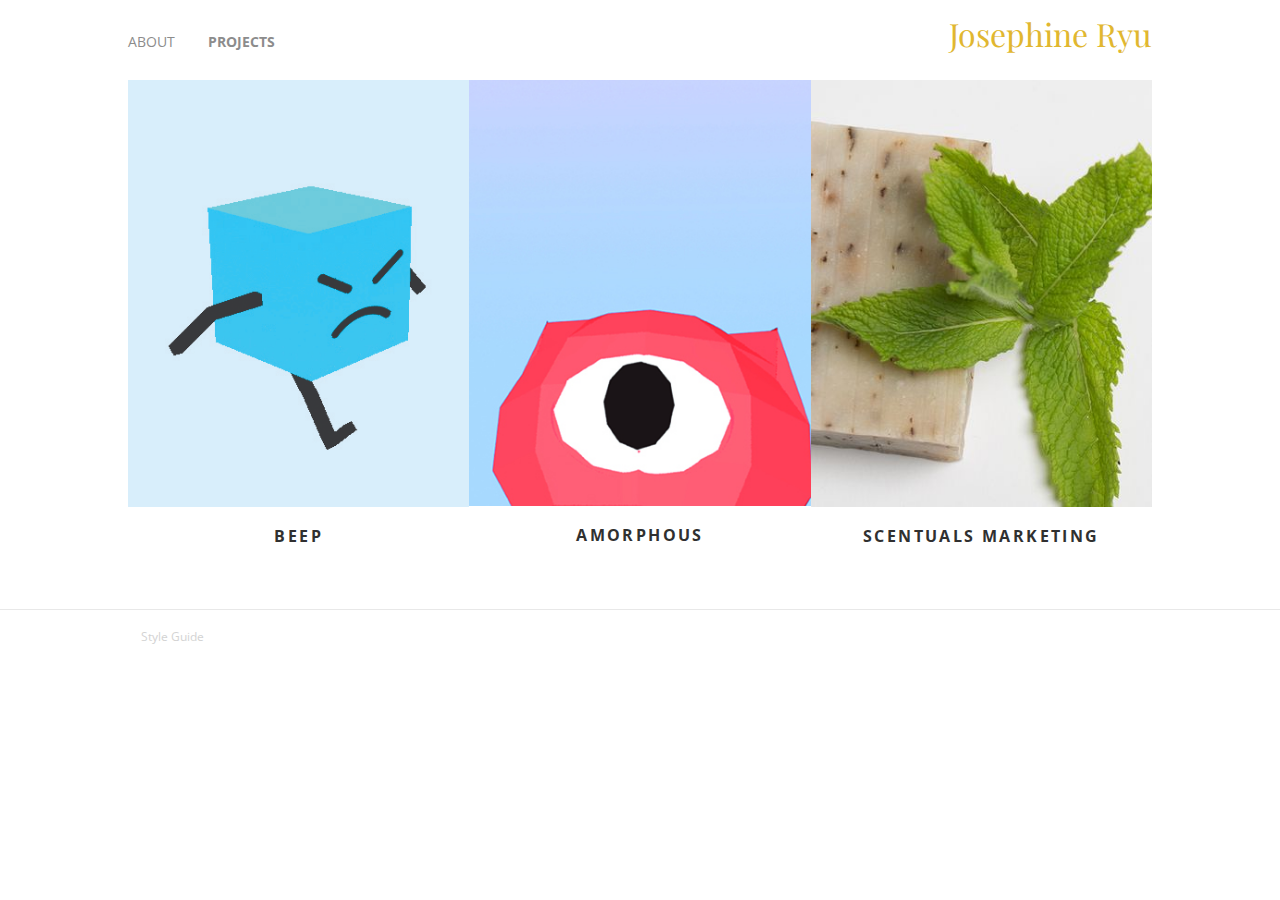
<file: index.html>
<!DOCTYPE html>
<html lang="en">
  <head>
    <meta charset="utf-8">
    <meta name="viewport" content="width=device-width, initial-scale=1">

    <title>Josephine Ryu</title>

    <link rel="stylesheet" type="text/css" href="css/normalize.css" />
    <link rel="stylesheet" type="text/css" href="css/main.css" />
    <link rel="stylesheet" type="text/css" href="css/grid.css" />
  </head>

  <body>
    <!-- HEADER SECTION -->
    <header>
      <nav>
        <div class="box container">
          <div class="nav-1 nav-links">
            <a href="about.html">About</a>
            <a href="index.html" class="current-link">Projects</a>
          </div>

          <div class="nav-home home-link">
            <a href="index.html">Josephine Ryu</a>
          </div>
        </div>
      </nav>
    </header>

    <div class ="container content">
      <div class ="box">
        <div class ="grow-1">
          <a href="beep.html">
            <img src="images/beep/beep_icon2.jpg">
            <h3 class="center-align">Beep</h3>
          </a>
        </div>
        <div class ="grow-1">
        <a href="amorphous.html">
          <img src="images/amorphous/amorphous-icon.jpg">
          <h3 class="center-align">amorphous</h3>
        </a>
        </div>
        <div class ="grow-1">
          <a href="scentuals-marketing.html">
            <img src="images/scentuals_marketing/digitalmarketing_icon.jpeg">
            <h3 class="center-align">Scentuals Marketing</h3>
          </a>
        </div>
      </div>
    </div>

    <footer>
      <div class="container">
        <a href="styleguide.html">Style Guide</a>
      </div>
    </footer>

  </body>
</html>
</file>
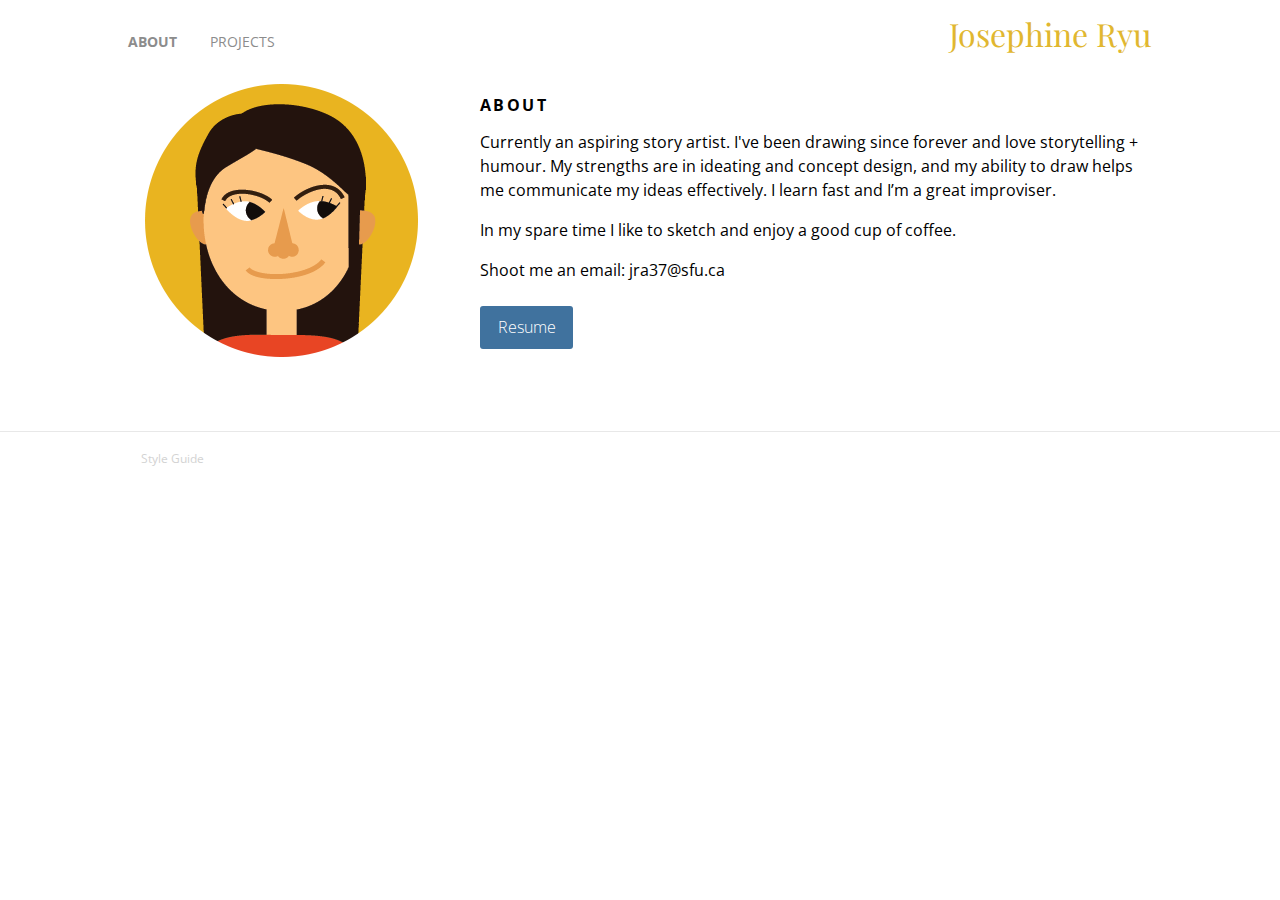
<file: about.html>
<!DOCTYPE html>
<html lang="en">
  <head>
    <meta charset="utf-8">
    <meta name="viewport" content="width=device-width, initial-scale=1">

    <title>Josephine Ryu</title>

    <link rel="stylesheet" type="text/css" href="css/normalize.css" />
    <link rel="stylesheet" type="text/css" href="css/main.css" />
    <link rel="stylesheet" type="text/css" href="css/grid.css" />
  </head>

  <body>
    <!-- HEADER SECTION -->
    <header>
      <nav>
        <div class="box container">
          <div class="nav-1 nav-links">
            <a href="about.html" class="current-link">About</a>
            <a href="index.html">Projects</a>
          </div>

          <div class="nav-home home-link">
            <a href="index.html">Josephine Ryu</a>
          </div>
        </div>
      </nav>
    </header>

    <div class ="container content">

      <div class="box">

        <div class="about-img">
          <img src="images/profile.png" alt="profile picture">
        </div>
        <div class="about-text">
          <h3>About</h3>
          <p>Currently an aspiring story artist. I've been drawing since forever and love storytelling + humour.  My strengths are in ideating and concept design, and my ability to draw helps me communicate my ideas effectively. I learn fast and I’m a great improviser.</p>

          <p>In my spare time I like to sketch and enjoy a good cup of coffee.</p>

          <p>Shoot me an email: jra37@sfu.ca</p>

          <a href="resume.pdf"><div class="main-button">Resume</div></a>
        </div>
      </div>
    </div>

    <footer>
      <div class="container">
        <a href="styleguide.html">Style Guide</a>
      </div>
    </footer>

  </body>
</html>
</file>
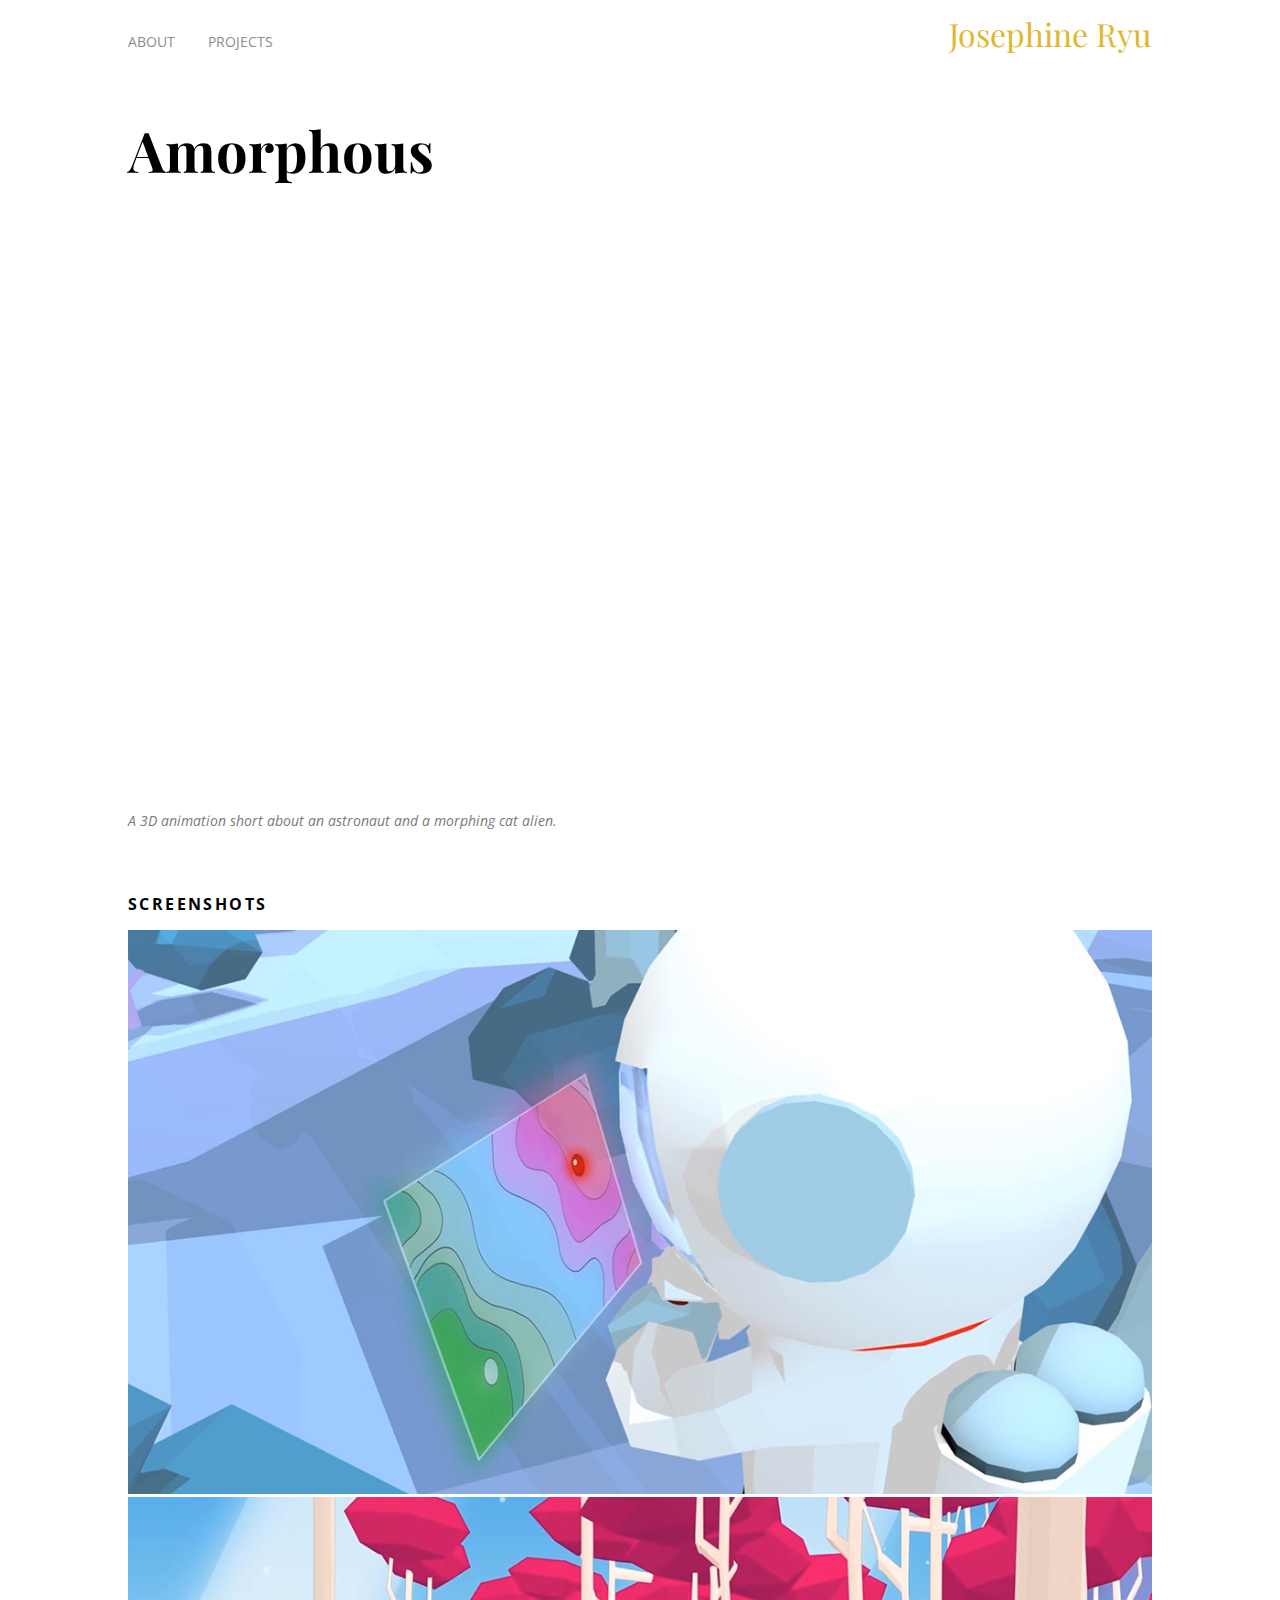
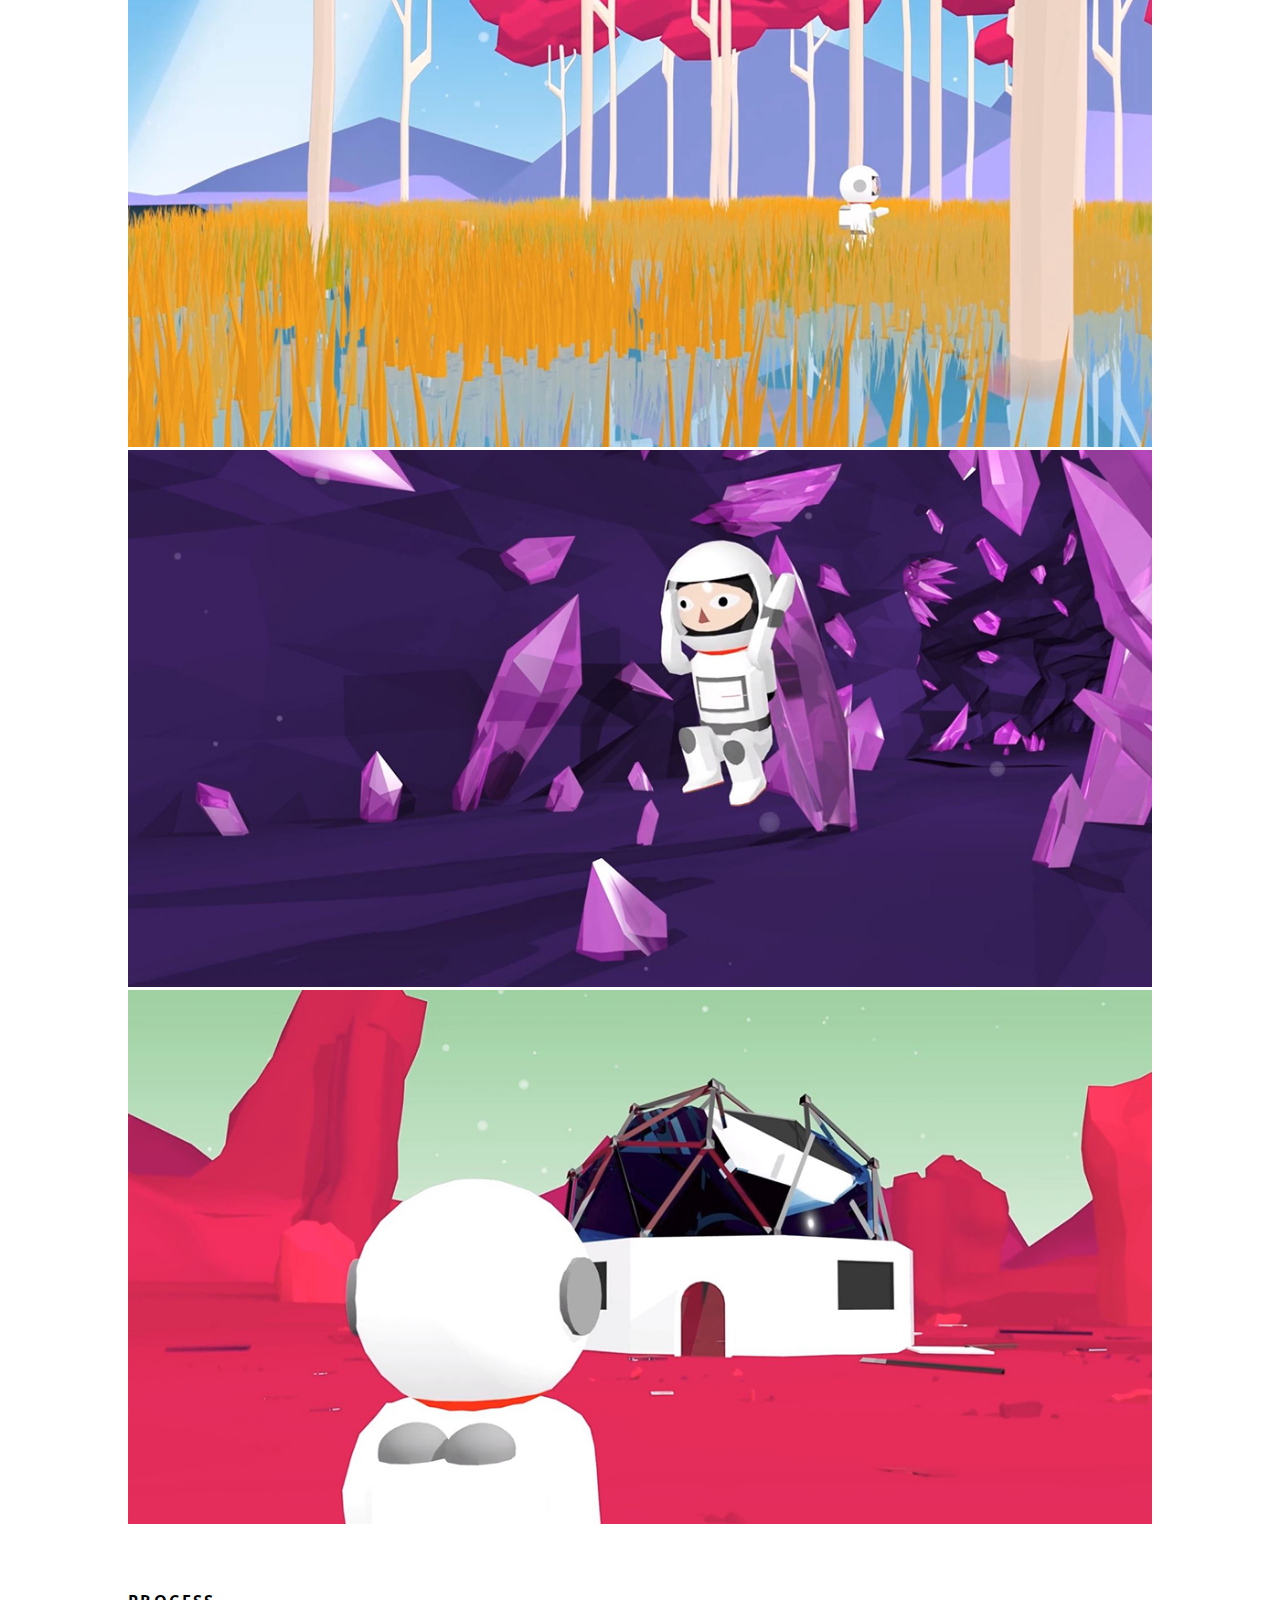
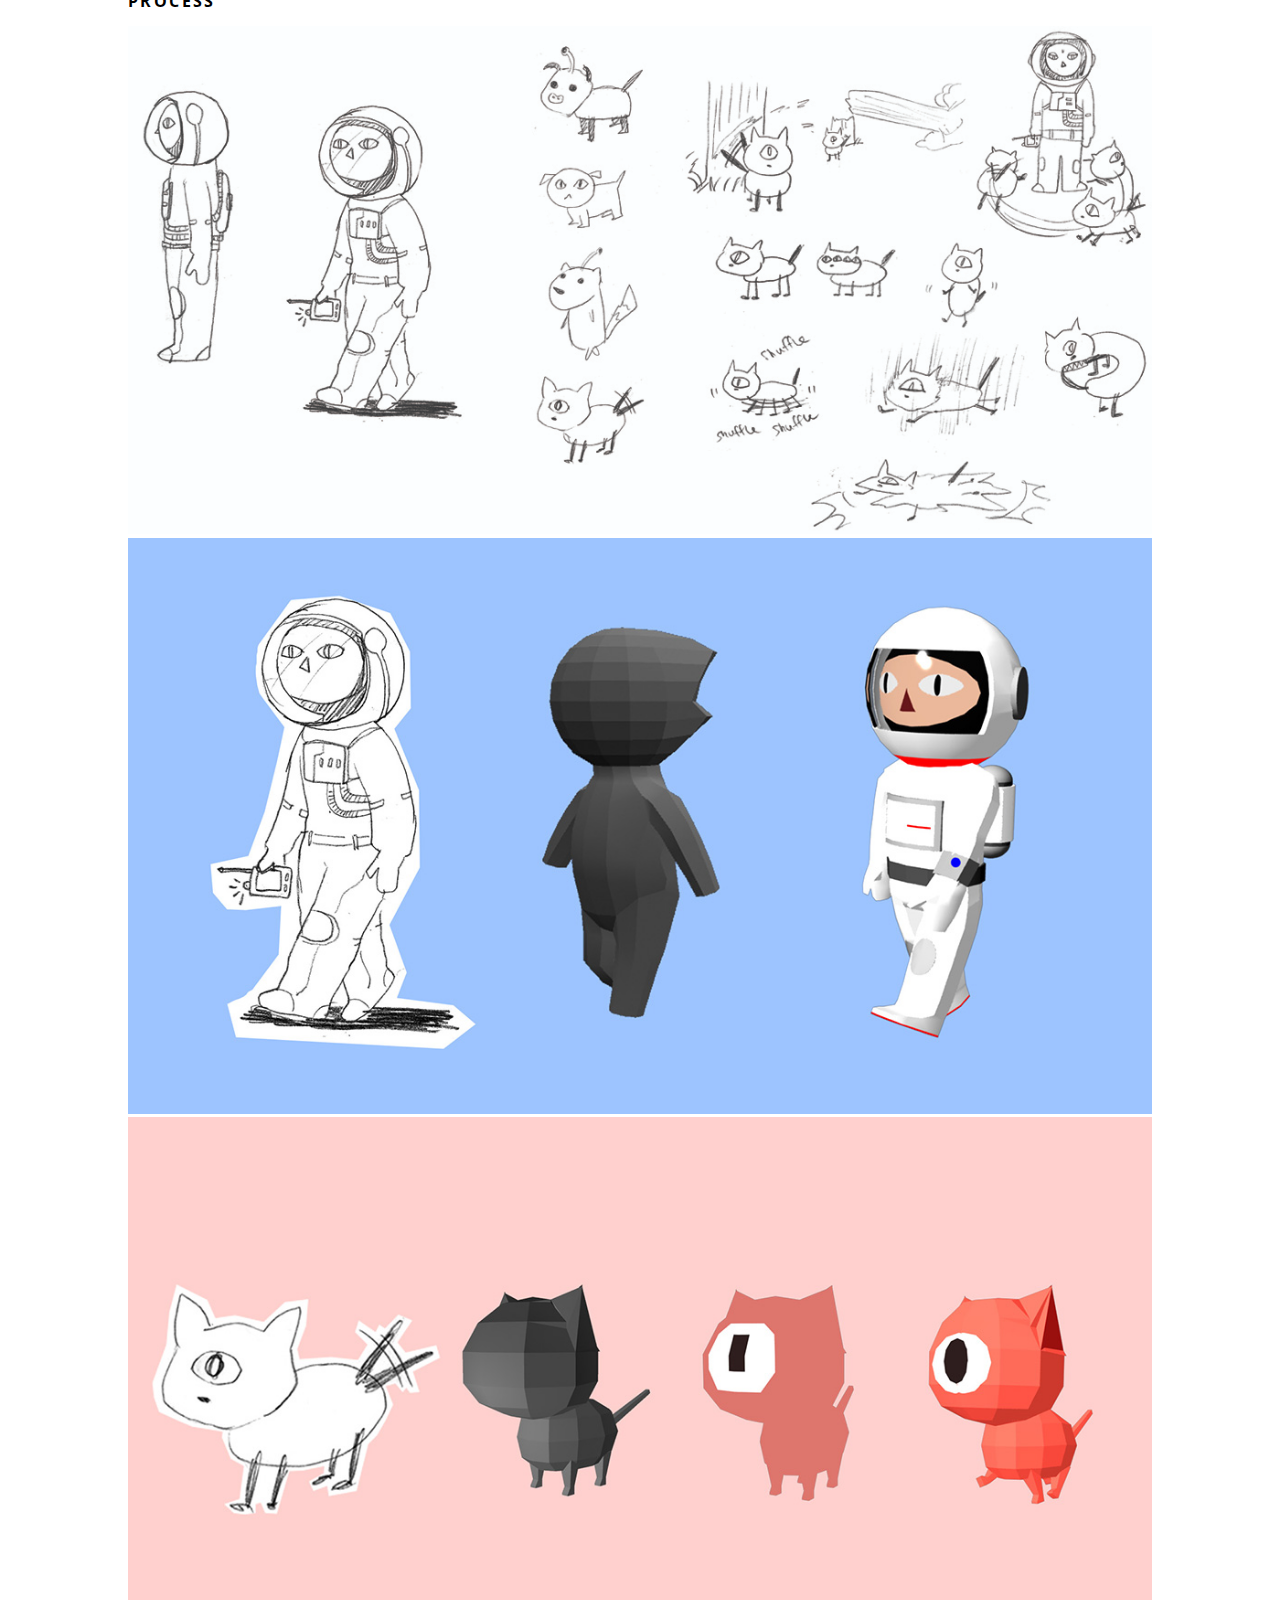
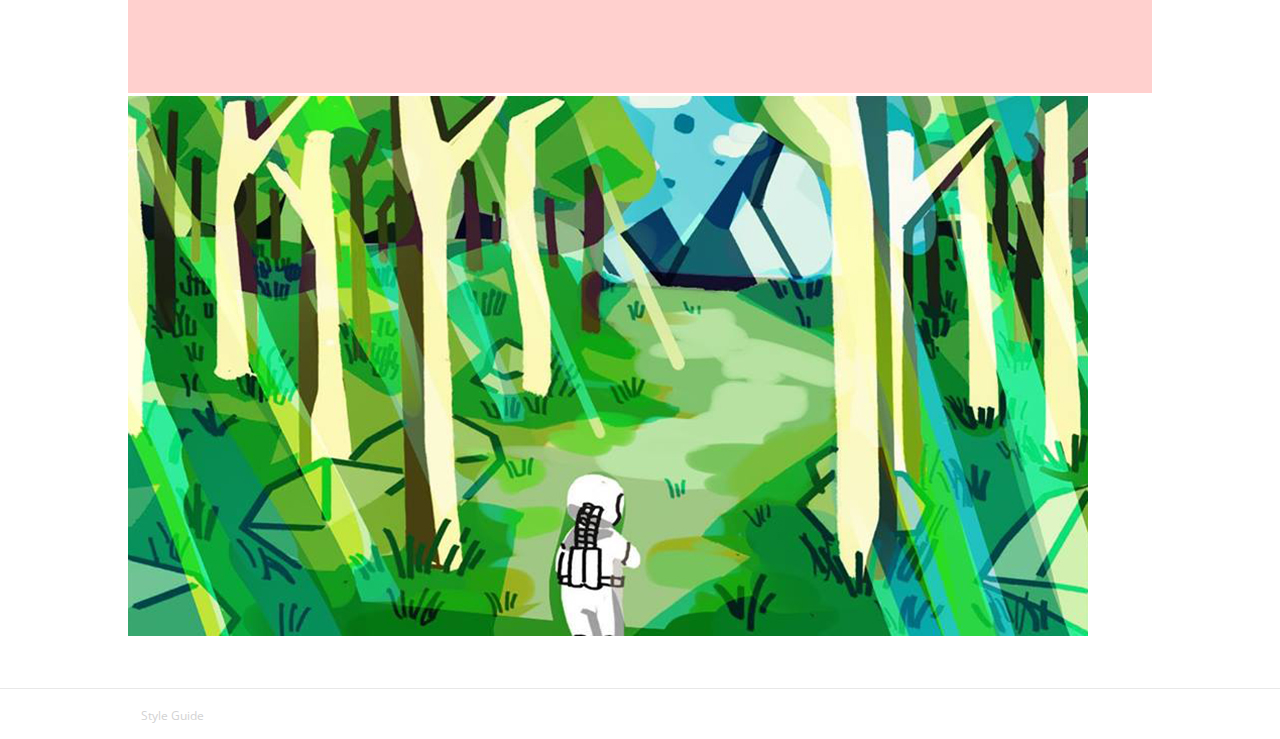
<file: amorphous.html>
<!DOCTYPE html>
<html lang="en">
  <head>
    <meta charset="utf-8">
    <meta name="viewport" content="width=device-width, initial-scale=1">

    <title>Josephine Ryu</title>

    <link rel="stylesheet" type="text/css" href="css/normalize.css" />
    <link rel="stylesheet" type="text/css" href="css/main.css" />
    <link rel="stylesheet" type="text/css" href="css/grid.css" />
  </head>

  <body>
    <!-- HEADER SECTION -->
    <header>
      <nav>
        <div class="box container">
          <div class="nav-1 nav-links">
            <a href="about.html">About</a>
            <a href="index.html">Projects</a>
          </div>

          <div class="nav-home home-link">
            <a href="index.html">Josephine Ryu</a>
          </div>
        </div>
      </nav>
    </header>

    <div class ="box container">
      <div class="content">
        <h1> Amorphous </h1>
        <div class="iframe-container">
          <iframe src="https://player.vimeo.com/video/162523399" frameborder="0" webkitallowfullscreen mozallowfullscreen allowfullscreen></iframe>
        </div><script src ="https://player.vimeo.com/api/player.js"></script>

        <p class="img-alt">A 3D animation short about an astronaut and a morphing cat alien.</p>

        <section>
          <h3>Screenshots</h3>
          <img src="images/amorphous/amorphous-01.jpg">
  				<img src="images/amorphous/amorphous-02.jpg">
  				<img src="images/amorphous/amorphous-03.jpg">
  				<img src="images/amorphous/amorphous-04.jpg">
        </section>

        <section>
          <h3>Process</h3>
          <img src="images/amorphous/amorphous-05.jpg">
          <img src="images/amorphous/amorphous-06.jpg">
          <img src="images/amorphous/amorphous-07.jpg">
          <img src="images/amorphous/amorphous-08.jpg">
        </section>
      </div>

    </div>

    <footer>
      <div class="container">
        <a href="styleguide.html">Style Guide</a>
      </div>
    </footer>


  </body>
</html>
</file>
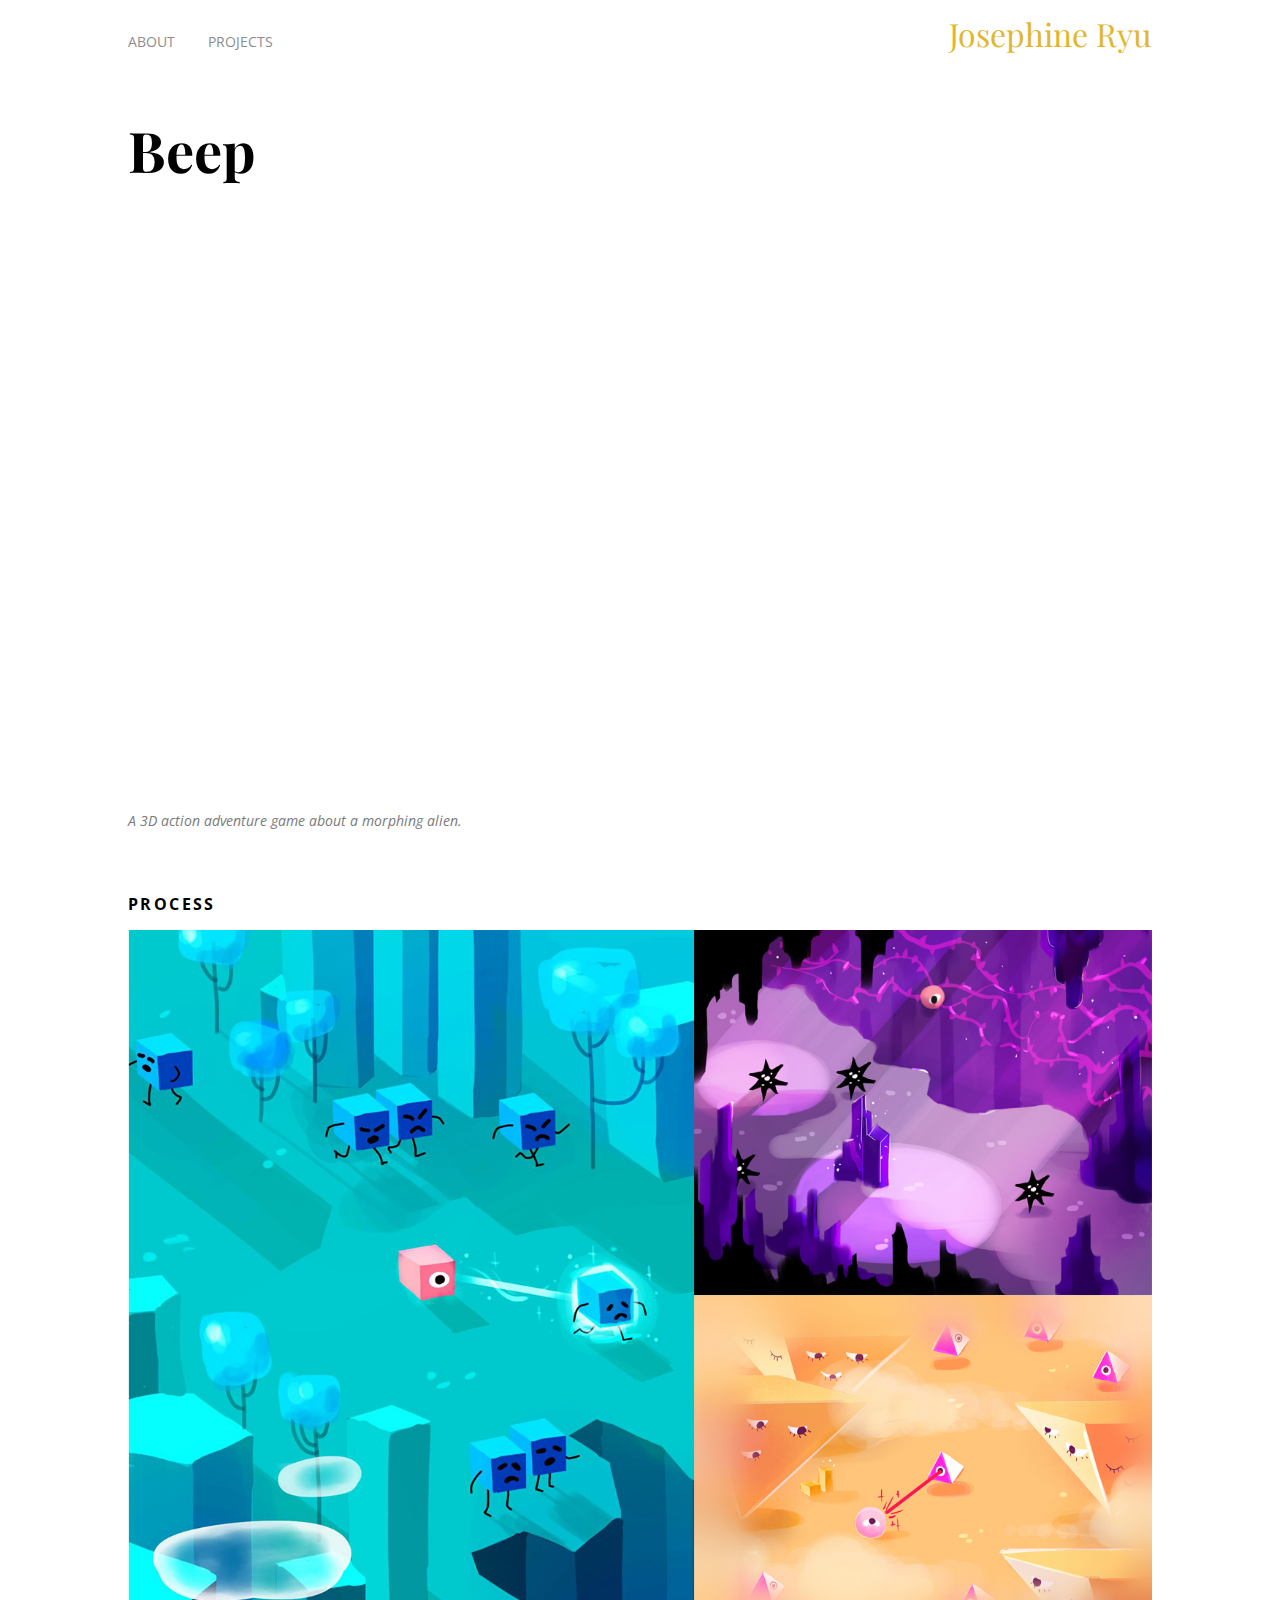
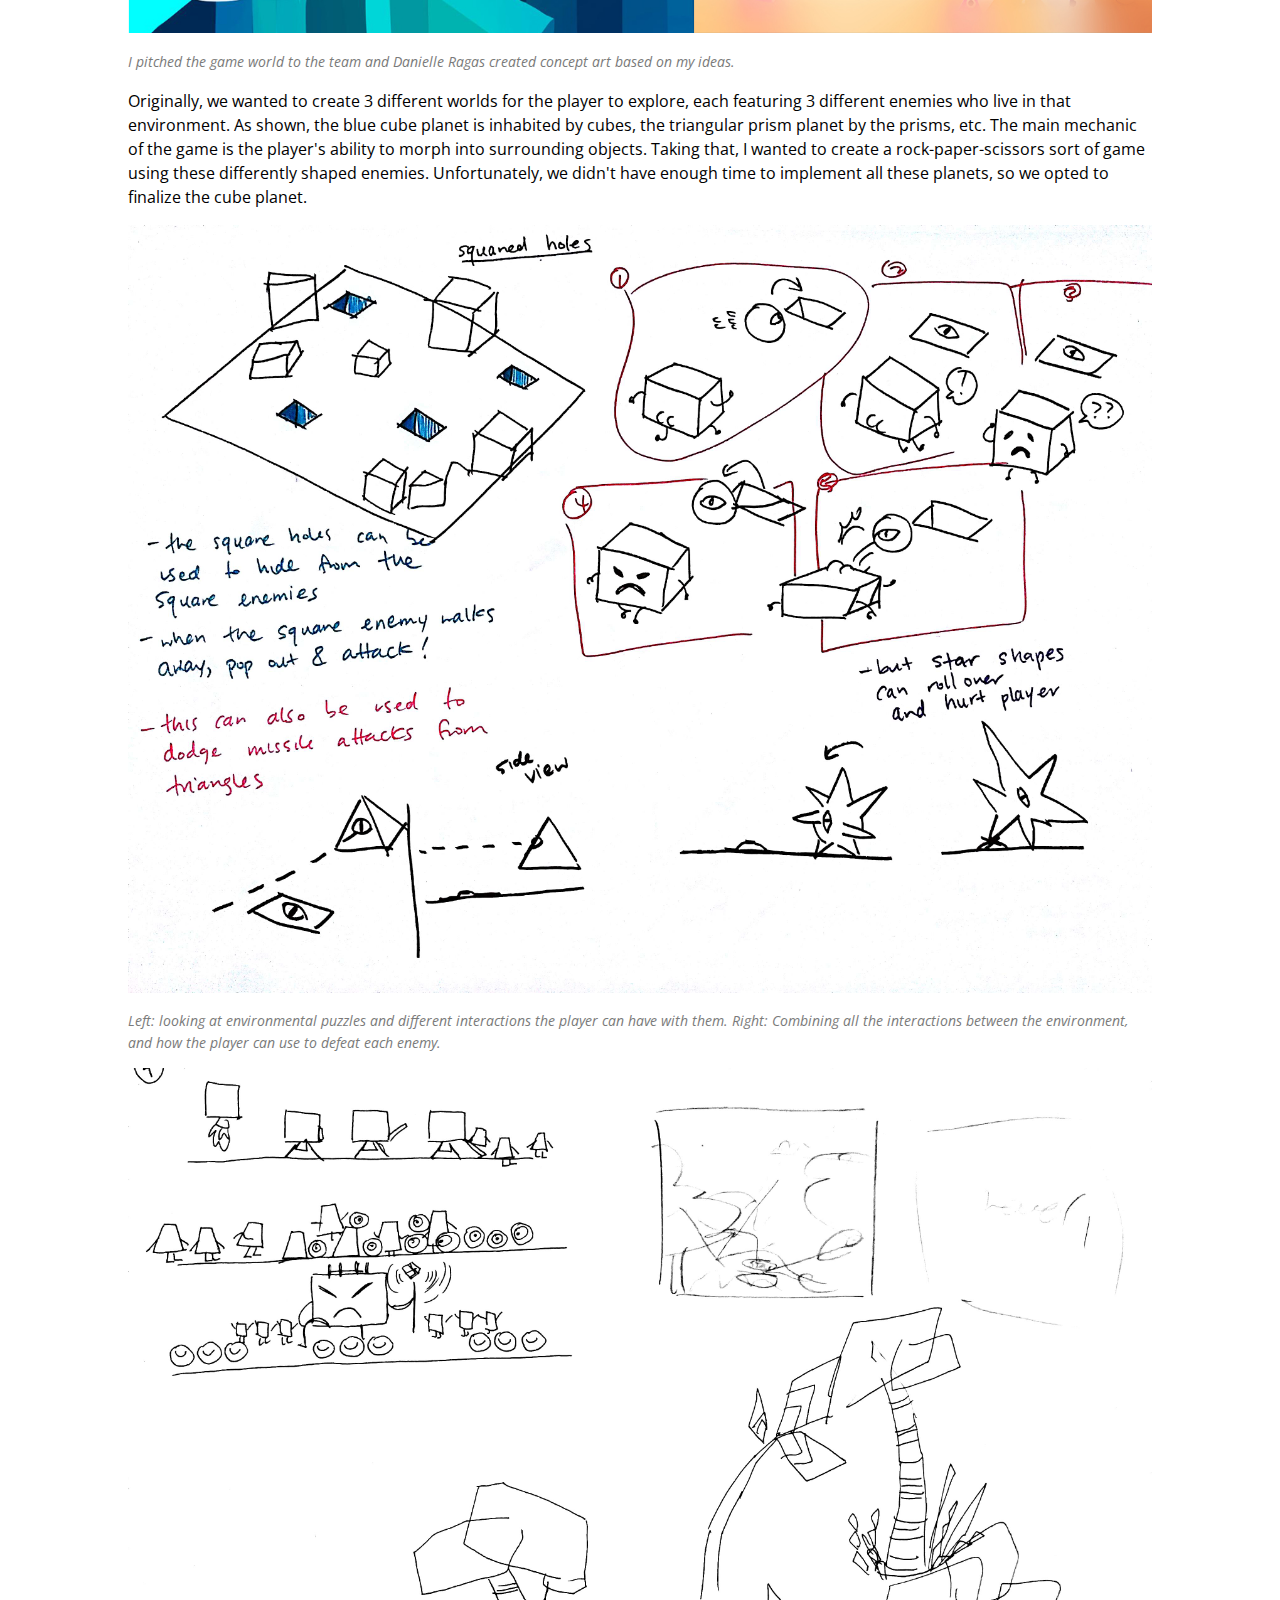
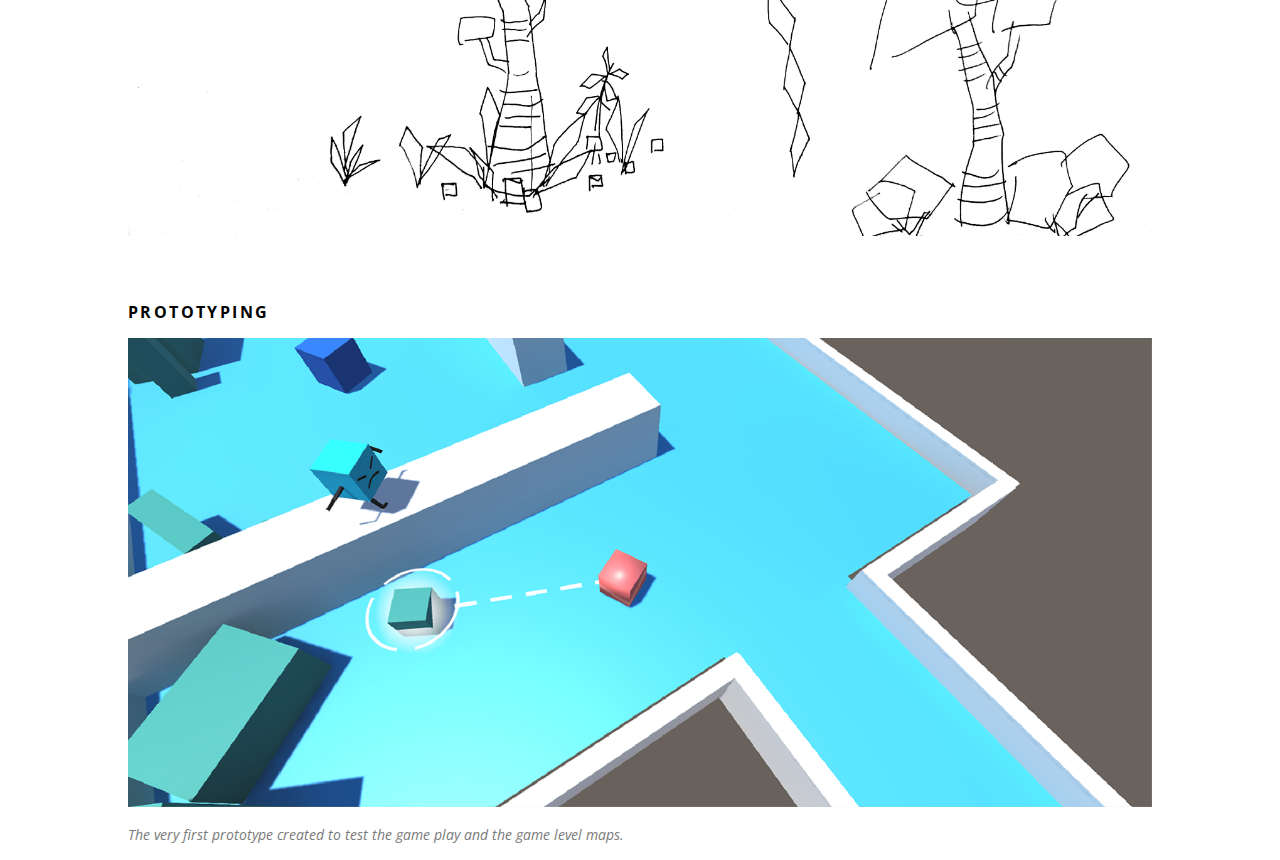
<file: beep.html>
<!DOCTYPE html>
<html lang="en">
  <head>
    <meta charset="utf-8">
    <meta name="viewport" content="width=device-width, initial-scale=1">

    <title>Josephine Ryu</title>

    <link rel="stylesheet" type="text/css" href="css/normalize.css" />
    <link rel="stylesheet" type="text/css" href="css/main.css" />
    <link rel="stylesheet" type="text/css" href="css/grid.css" />
  </head>

  <body>
    <!-- HEADER SECTION -->
    <header>
      <nav>
        <div class="box container">
          <div class="nav-1 nav-links">
            <a href="about.html">About</a>
            <a href="index.html">Projects</a>
          </div>

          <div class="nav-home home-link">
            <a href="index.html">Josephine Ryu</a>
          </div>
        </div>
      </nav>
    </header>

    <div class ="box container">
      <div class="content">
        <h1> Beep </h1>
        <div class="iframe-container">
          <iframe src="https://player.vimeo.com/video/212249428" frameborder="0" webkitallowfullscreen mozallowfullscreen allowfullscreen></iframe>
        </div><script src ="https://player.vimeo.com/api/player.js"></script>

        <p class="img-alt">A 3D action adventure game about a morphing alien.</p>

        <section>
          <h3>Process</h3>
          <img src="images/beep/final_concept.jpg">
          <p class="img-alt">I pitched the game world to the team and Danielle Ragas created concept art based on my ideas.</p>

          <p>Originally, we wanted to create 3 different worlds for the player to explore, each featuring 3 different enemies who live in that environment. As shown, the blue cube planet is inhabited by cubes, the triangular prism planet by the prisms, etc. The main mechanic of the game is the player's ability to morph into surrounding objects. Taking that, I wanted to create a rock-paper-scissors sort of game using these differently shaped enemies. Unfortunately, we didn't have enough time to implement all these planets, so we opted to finalize the cube planet.</p>

          <img src="images/beep/sketches.jpg">
          <p class="img-alt">Left: looking at environmental puzzles and different interactions the player can have with them.

            Right: Combining all the interactions between the environment, and how the player can use to defeat each enemy.</p>
          <img src="images/beep/sketches2.jpg">
        </section>

        <section>
          <h3>Prototyping</h3>
          <img src="images/beep/firststages.png">
          <p class="img-alt">The very first prototype created to test the game play and the game level maps.</p>
        </section>
      </div>

    </div>


  </body>
</html>
</file>
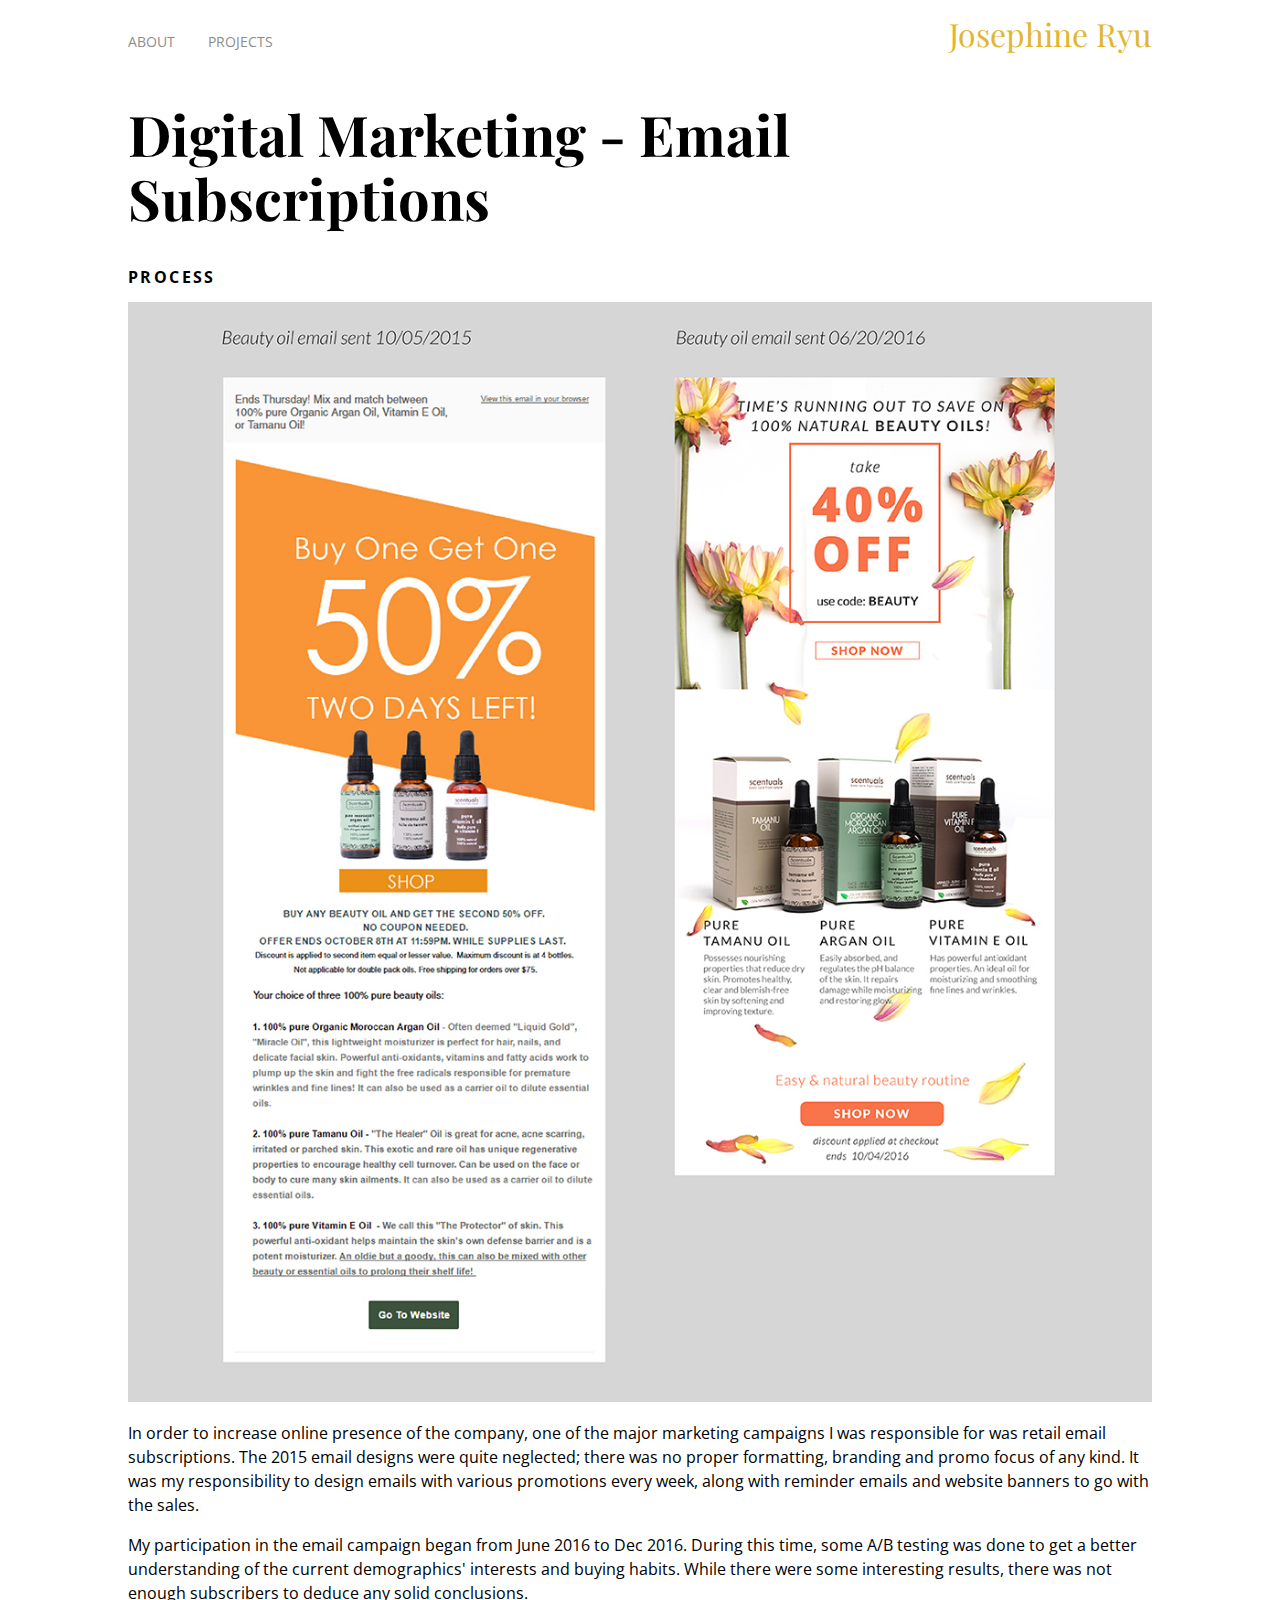
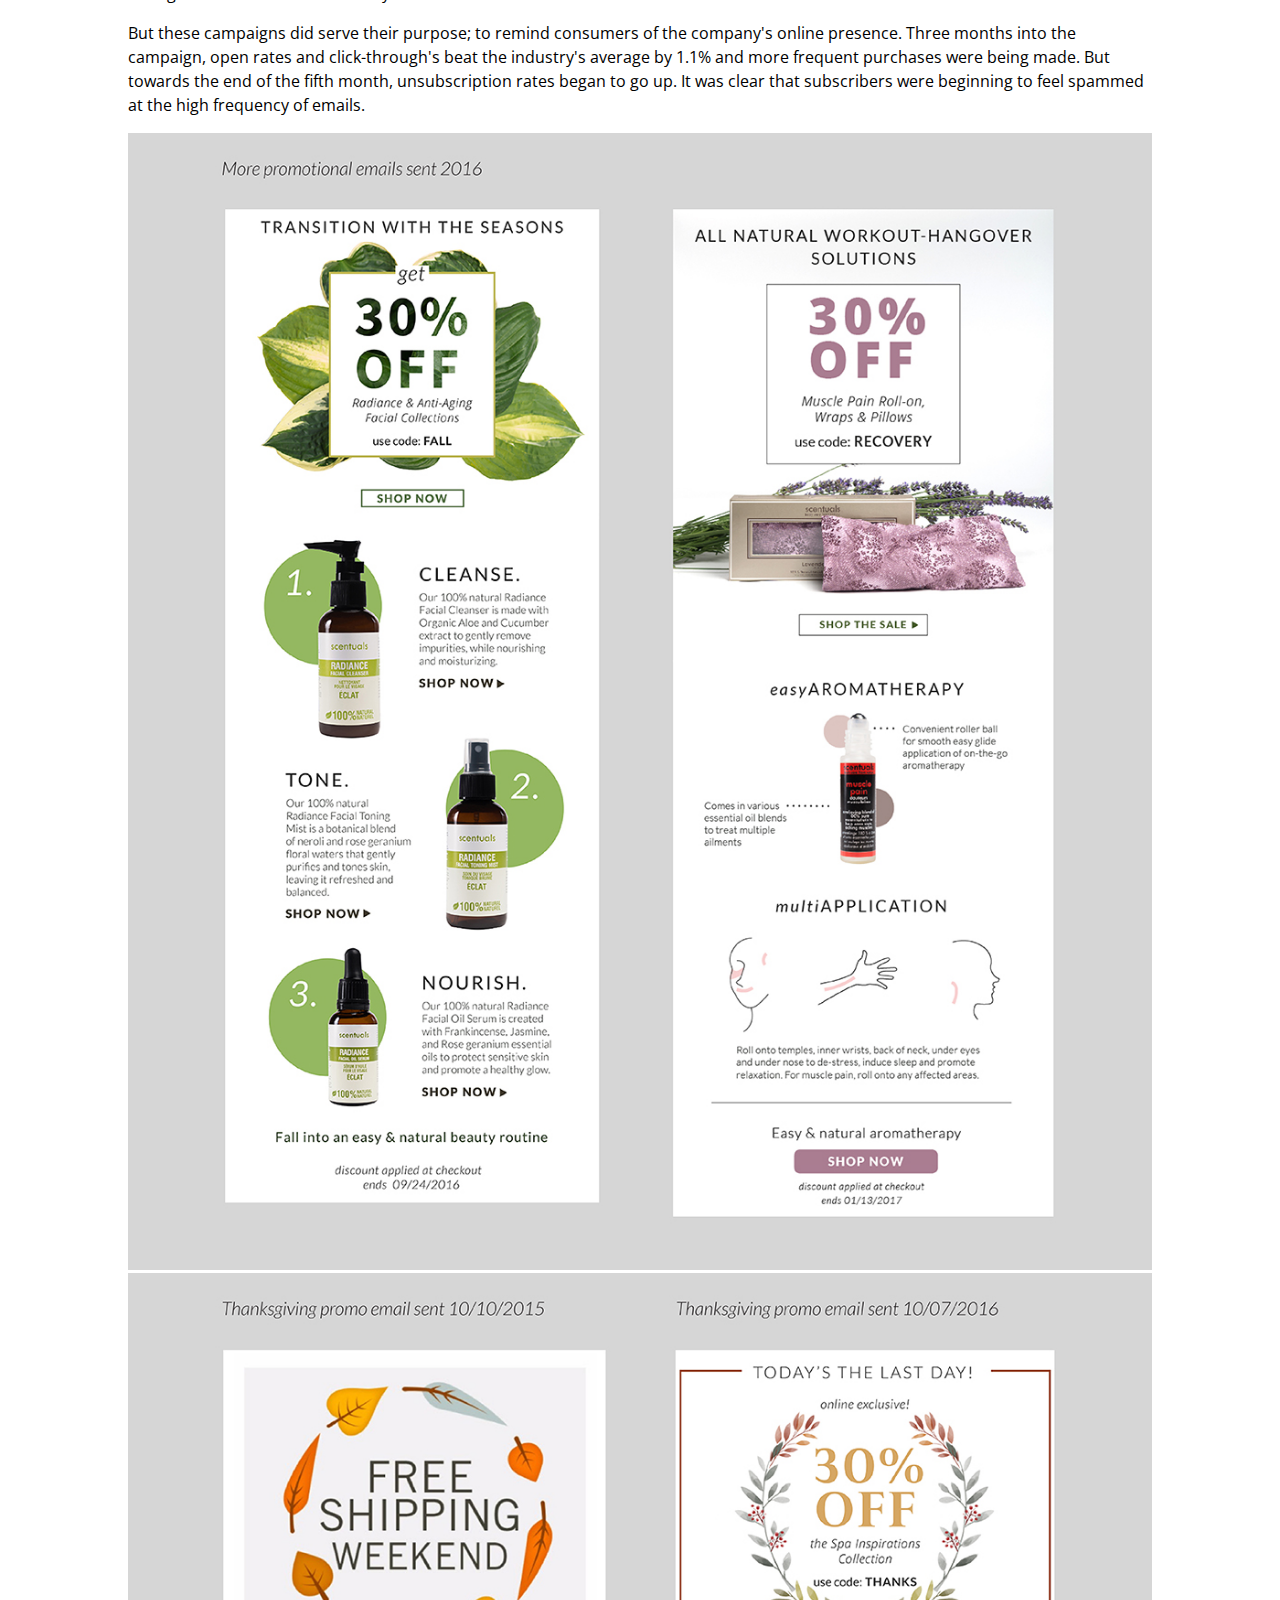
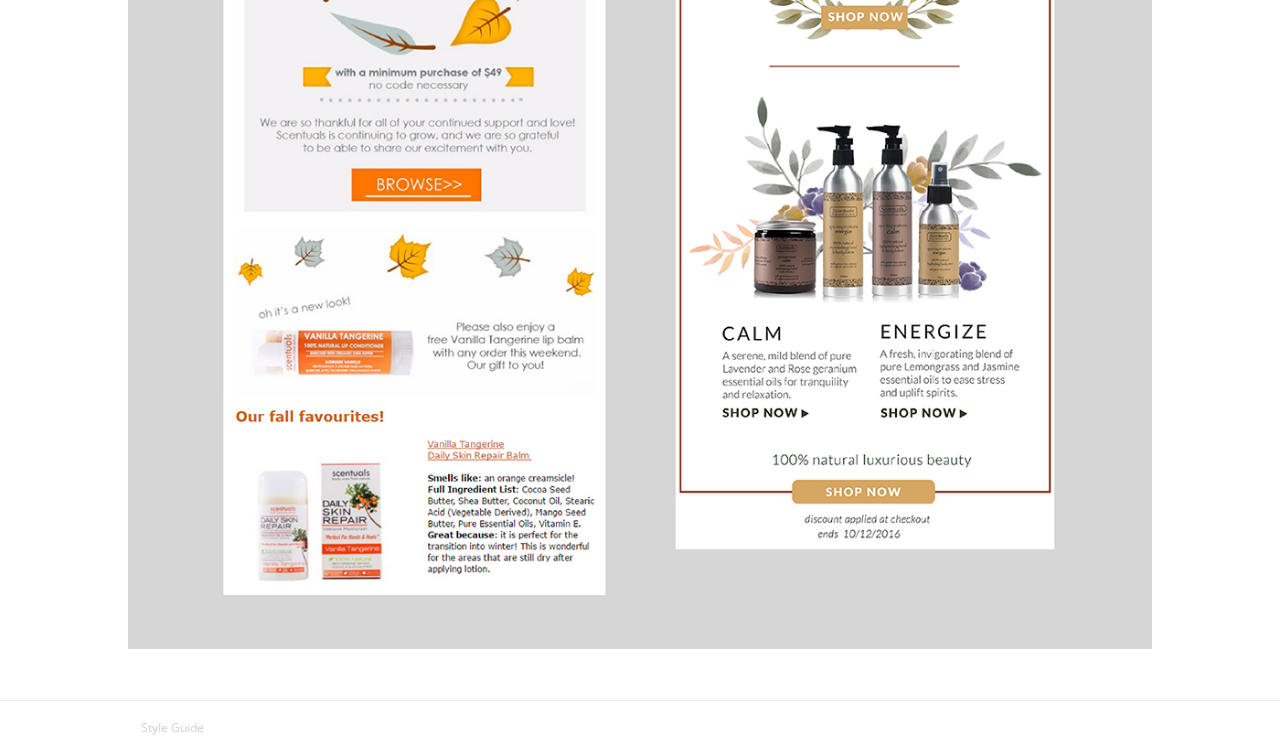
<file: scentuals-marketing.html>
<!DOCTYPE html>
<html lang="en">
  <head>
    <meta charset="utf-8">
    <meta name="viewport" content="width=device-width, initial-scale=1">

    <title>Josephine Ryu</title>

    <link rel="stylesheet" type="text/css" href="css/normalize.css" />
    <link rel="stylesheet" type="text/css" href="css/main.css" />
    <link rel="stylesheet" type="text/css" href="css/grid.css" />
  </head>

  <body>
    <!-- HEADER SECTION -->
    <header>
      <nav>
        <div class="box container">
          <div class="nav-1 nav-links">
            <a href="about.html">About</a>
            <a href="index.html">Projects</a>
          </div>

          <div class="nav-home home-link">
            <a href="index.html">Josephine Ryu</a>
          </div>
        </div>
      </nav>
    </header>

    <div class ="box container">

      <section>
        <h1>Digital Marketing - Email Subscriptions</h1>

        <h3>Process</h3>
        <img src="images/scentuals_marketing/marketing_design-20.jpg">

        <p>In order to increase online presence of the company, one of the major marketing campaigns I was responsible for was retail email subscriptions. The 2015 email designs were quite neglected; there was no proper formatting, branding and promo focus of any kind. It was my responsibility to design emails with various promotions every week, along with reminder emails and website banners to go with the sales.<p>

        <p>My participation in the email campaign began from June 2016 to Dec 2016. During this time, some A/B testing was done to get a better understanding of the current demographics' interests and buying habits. While there were some interesting results, there was not enough subscribers to deduce any solid conclusions.</p>

        <p>But these campaigns did serve their purpose; to remind consumers of the company's online presence. Three months into the campaign, open rates and click-through's beat the industry's average by 1.1% and more frequent purchases were being made. But towards the end of the fifth month, unsubscription rates began to go up. It was clear that subscribers were beginning to feel spammed at the high frequency of emails.</p>

        <img src="images/scentuals_marketing/marketing_design-21.jpg">
        <img src="images/scentuals_marketing/marketing_design-22.jpg">
      </section>

    </div>

    <footer>
      <div class="container">
        <a href="styleguide.html">Style Guide</a>
      </div>
    </footer>



  </body>
</html>
</file>
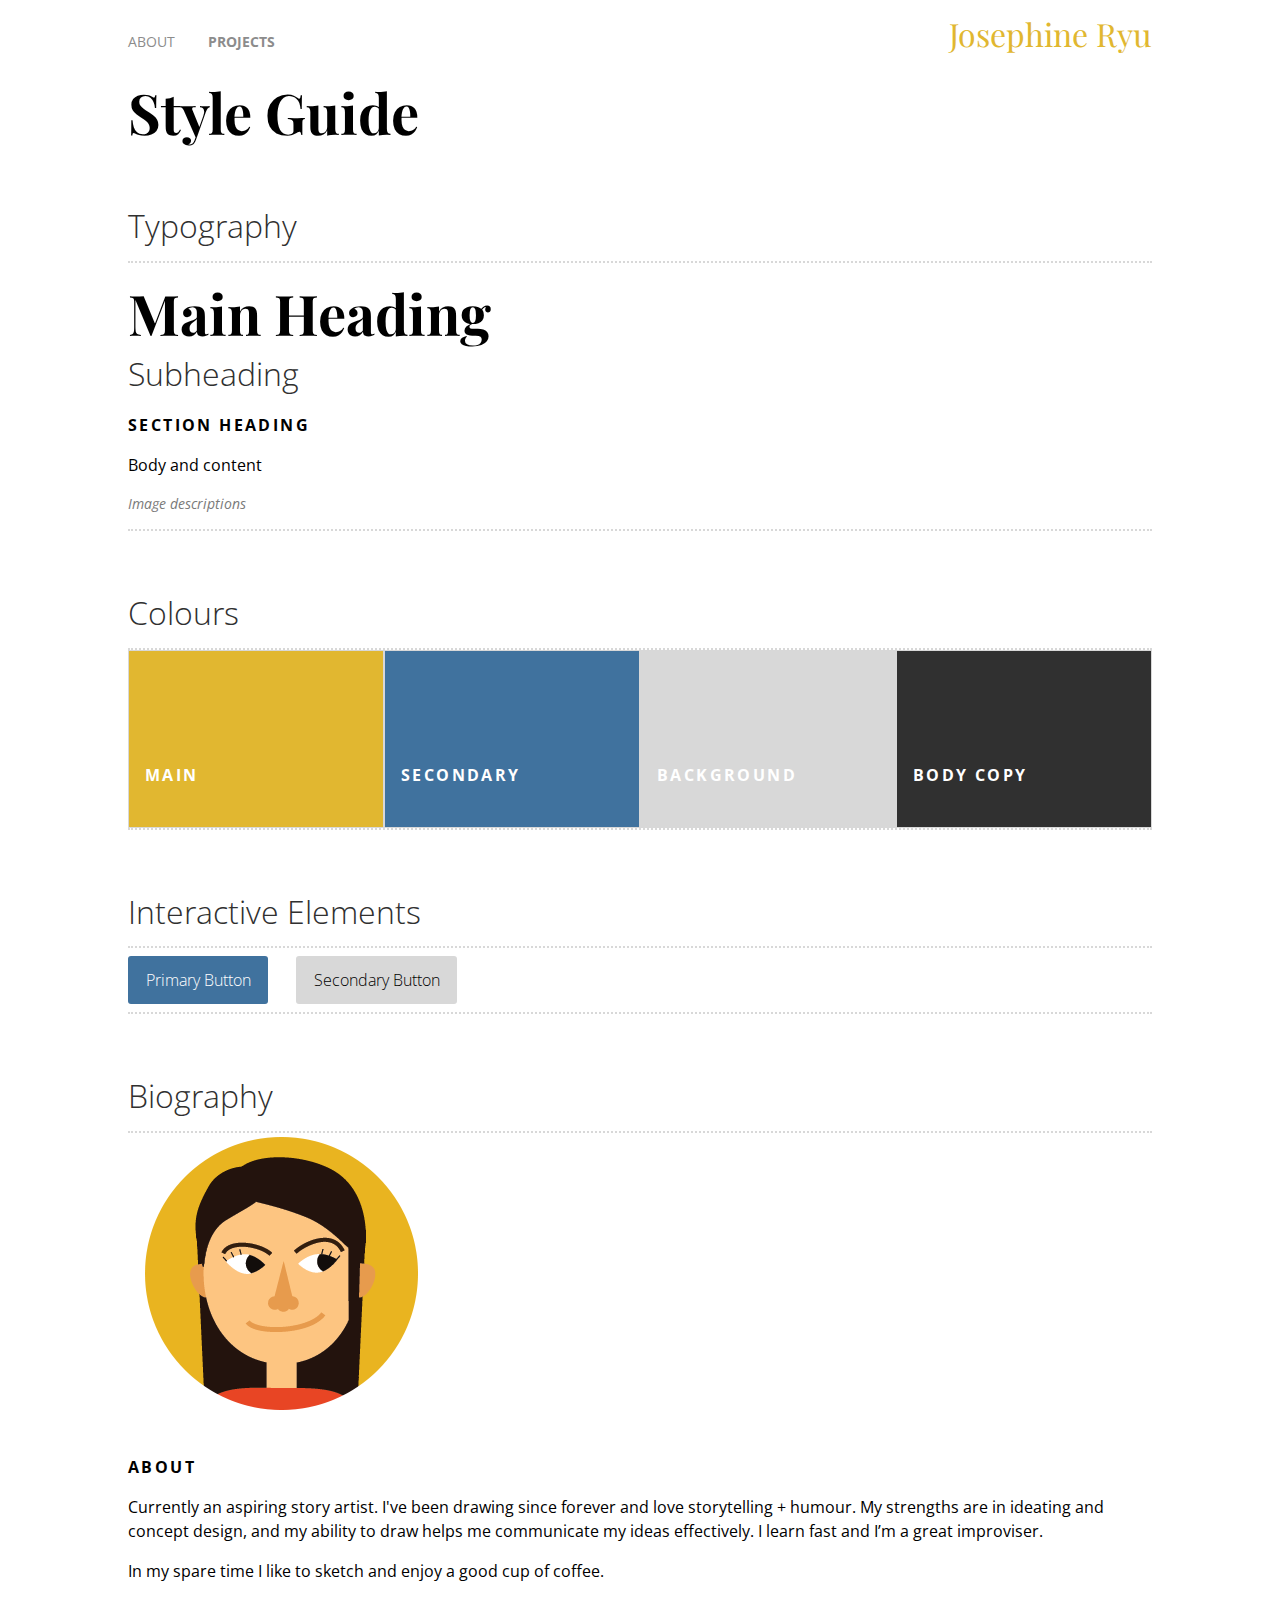
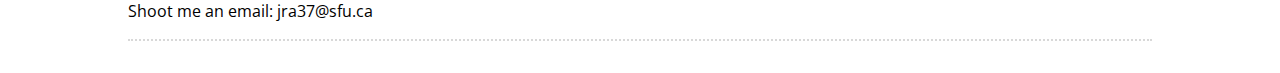
<file: styleguide.html>
<!DOCTYPE html>
<html lang="en">
  <head>
    <meta charset="utf-8">
    <meta name="viewport" content="width=device-width, initial-scale=1">

    <title>Josephine Ryu</title>

    <link rel="stylesheet" type="text/css" href="css/normalize.css" />
    <link rel="stylesheet" type="text/css" href="css/main.css" />
    <link rel="stylesheet" type="text/css" href="css/grid.css" />
  </head>

  <body>
    <!-- HEADER SECTION -->
    <header>
      <nav>
        <div class="box container">
          <div class="nav-1 nav-links">
            <a href="about.html">About</a>
            <a href="index.html" class="current-link">Projects</a>
          </div>

          <div class="nav-home home-link">
            <a href="index.html">Josephine Ryu</a>
          </div>
        </div>
      </nav>
    </header>

    <div class ="container content">
      <h1> Style Guide </h1>

      <h2 class="style-section-title">Typography</h2>
      <div class="style-section">
        <h1>Main Heading </h1>
        <h2>Subheading</h2>
        <h3>Section Heading</h3>
        <p>Body and content</p>
        <p class="img-alt">Image descriptions</p>
      </div>


      <h2 class="style-section-title">Colours</h2>
      <div class="box style-section">

        <div class="grow-1">
          <div class="color-box mustard">
            <h3 class="inverse">Main</h3>
          </div>
        </div>

        <div class="grow-1">
          <div class="color-box blue">
            <h3 class="inverse">Secondary</h3>
          </div>
        </div>


        <div class="grow-1">
          <div class="color-box light-grey">
            <h3 class="inverse">Background</h3>
          </div>
        </div>

        <div class="grow-1">
          <div class="color-box dark-grey">
            <h3 class="inverse">Body copy</h3>
          </div>
        </div>

      </div>


      <h2 class="style-section-title">Interactive Elements</h2>
      <div class="style-section">

        <div class="grow-1">
          <div class="main-button">Primary Button</div>
        </div>

        <div class="grow-1">
          <div class="secondary-button">Secondary Button</div>
        </div>

      </div>


      <h2 class="style-section-title">Biography</h2>
      <div class="style-section">

        <div class="grow-1">
          <img src="images/profile.png" alt="profile picture">
        </div>
        <div class="grow-1">
          <h3>About</h3>
          <p>Currently an aspiring story artist. I've been drawing since forever and love storytelling + humour.  My strengths are in ideating and concept design, and my ability to draw helps me communicate my ideas effectively. I learn fast and I’m a great improviser.</p>

          <p>In my spare time I like to sketch and enjoy a good cup of coffee.</p>

          <p>Shoot me an email: jra37@sfu.ca</p>
        </div>

      </div>



    </div>


  </body>
</html>
</file>
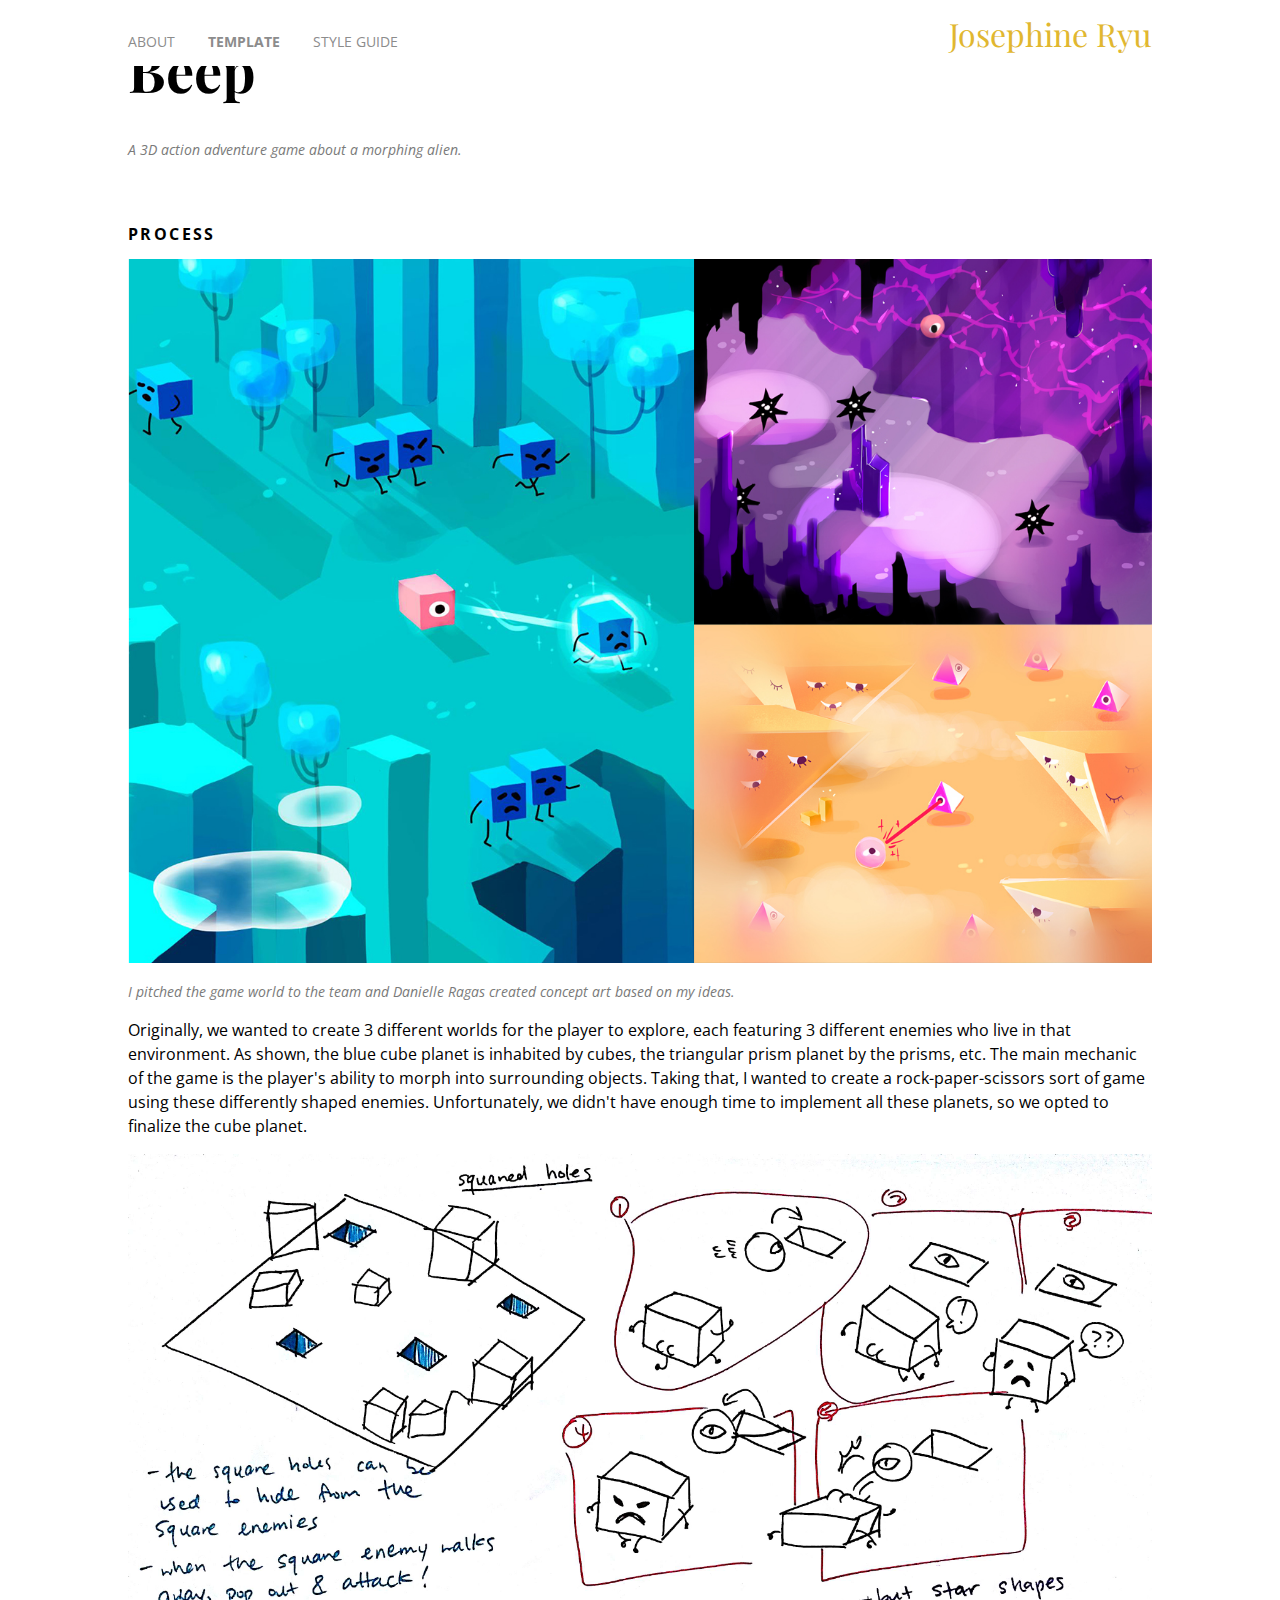
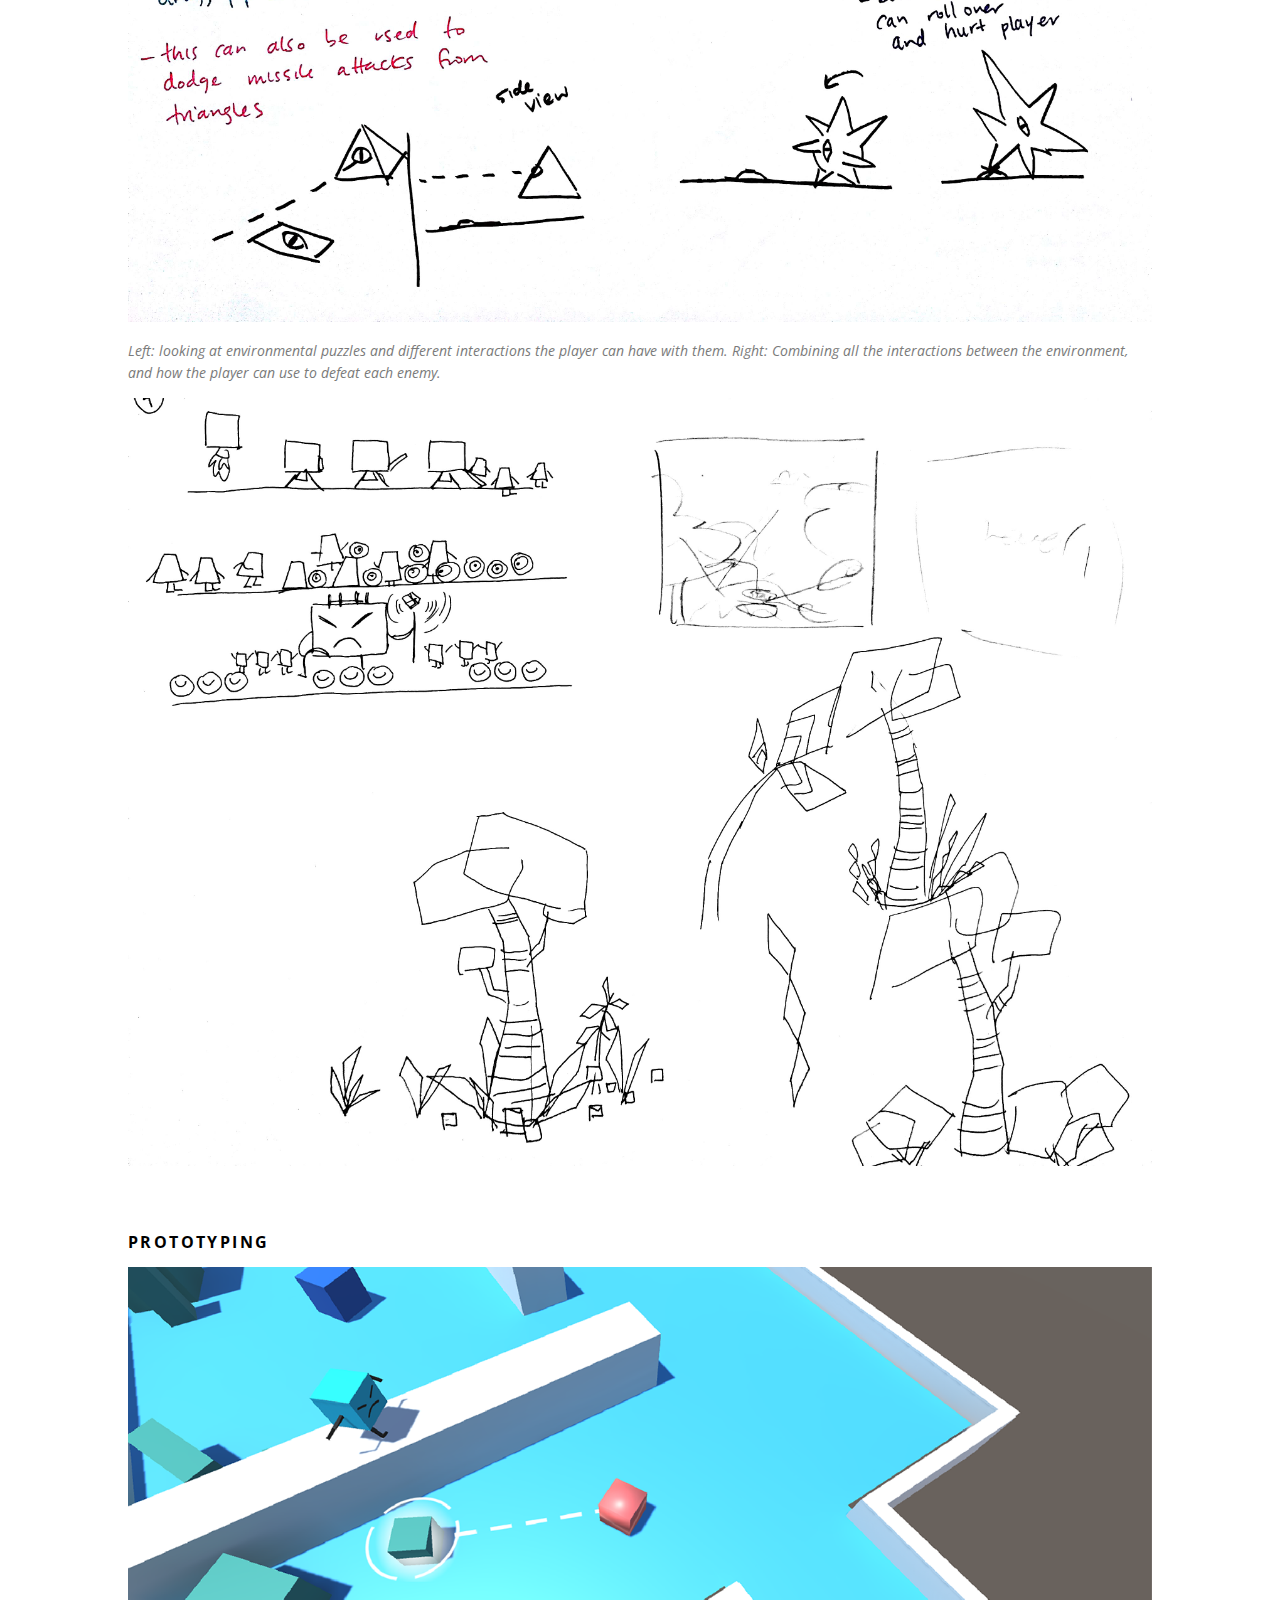
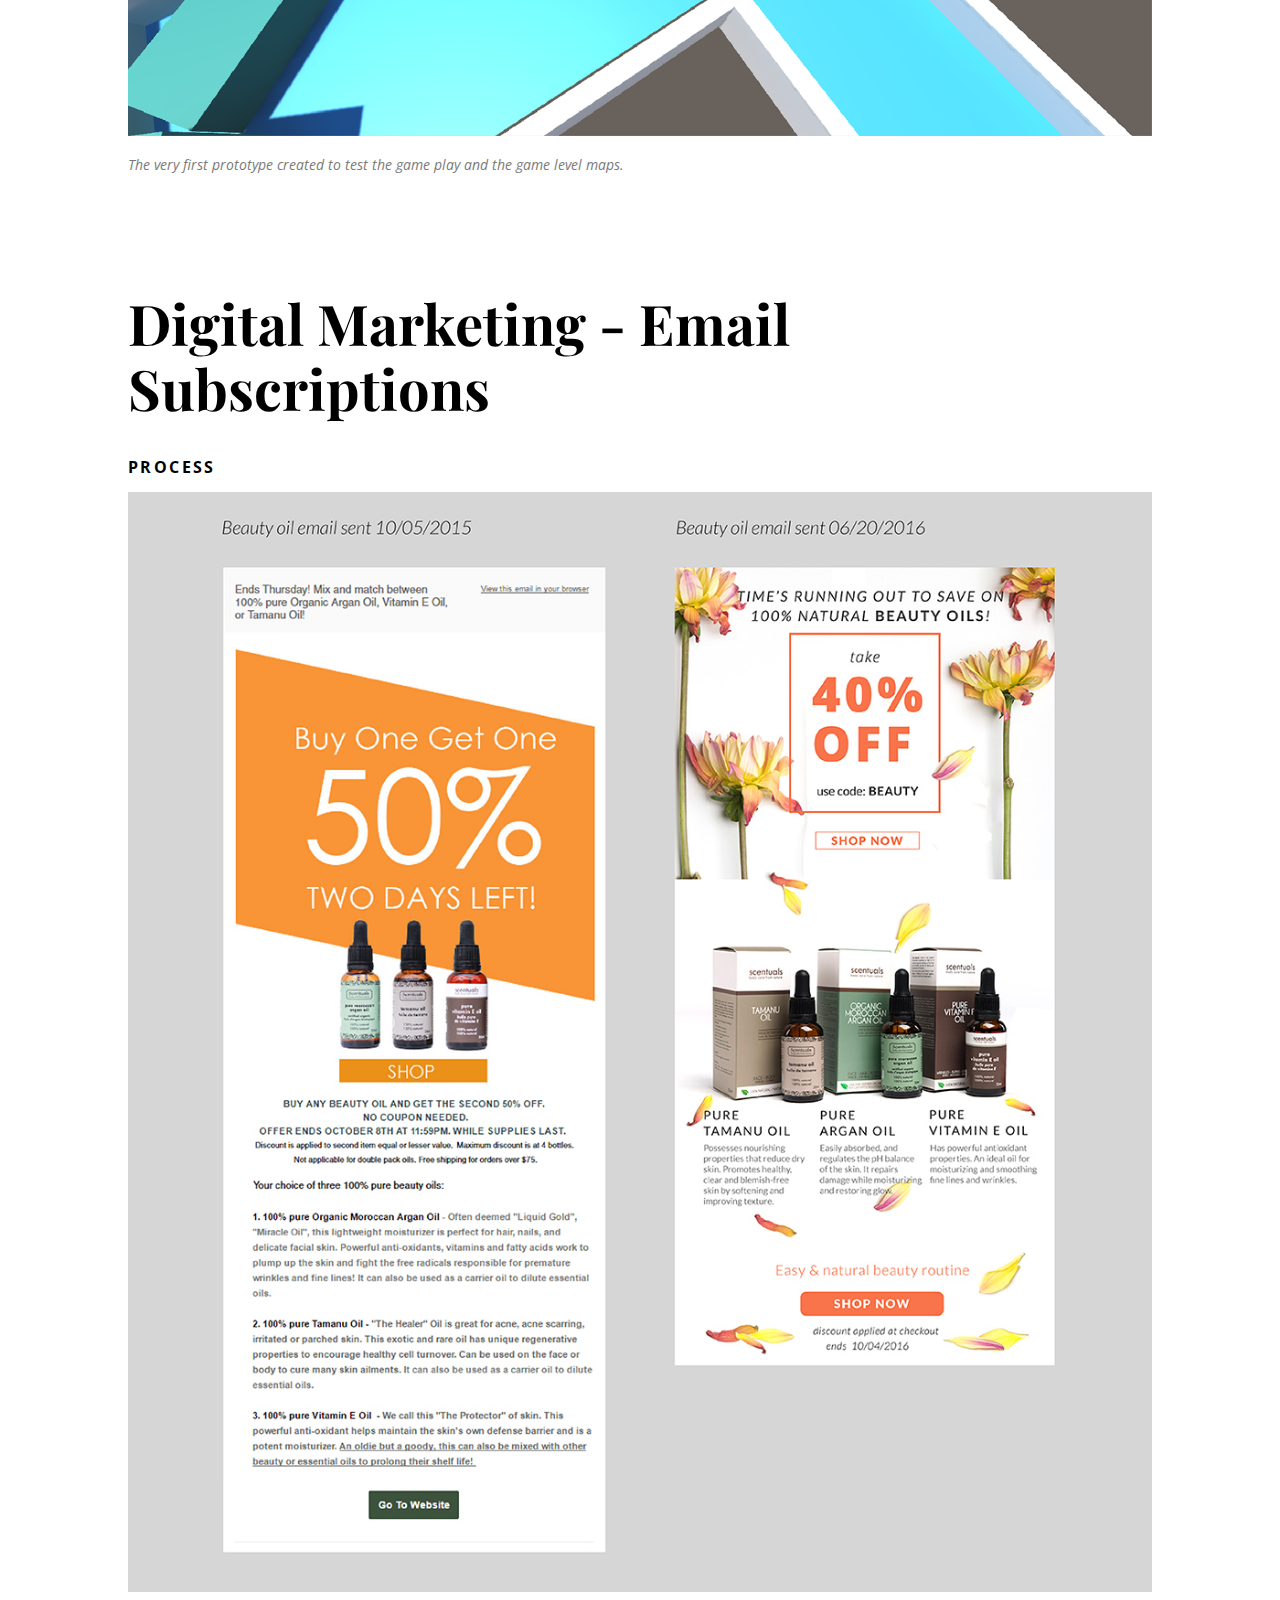
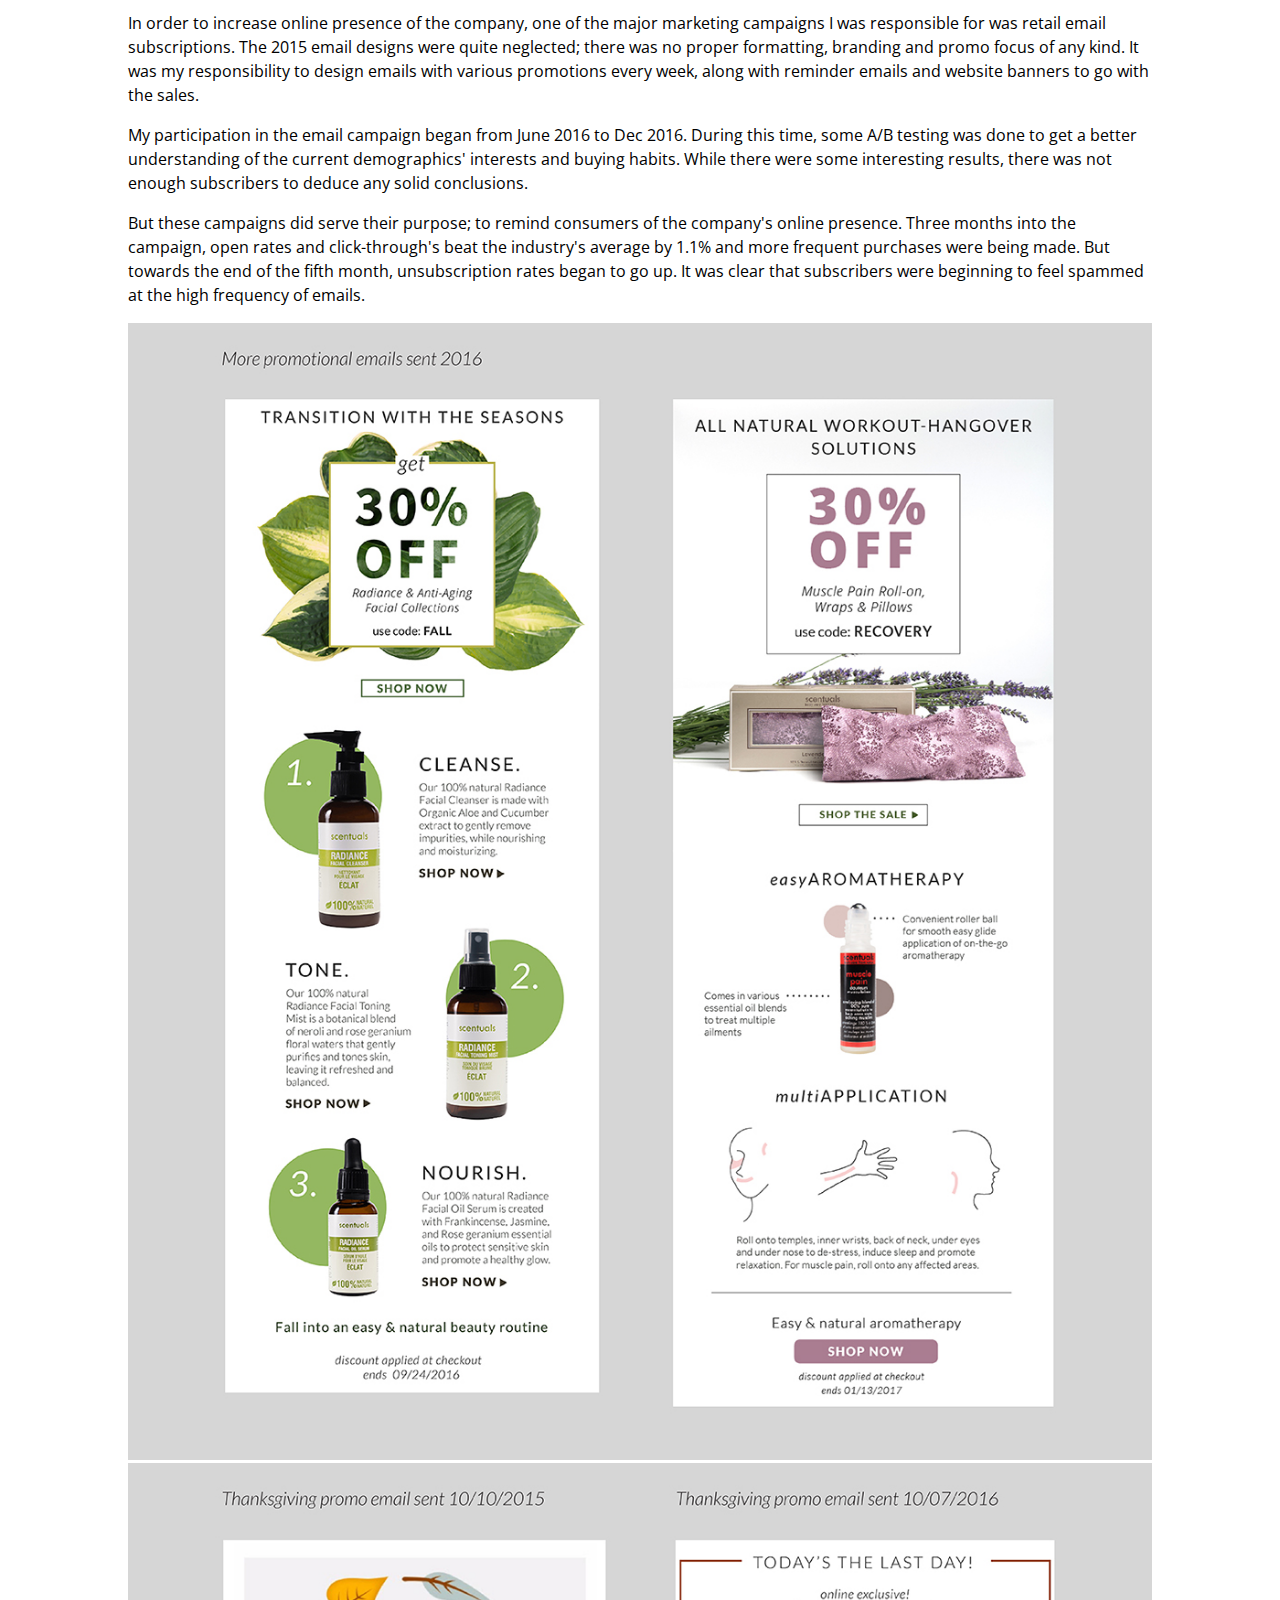
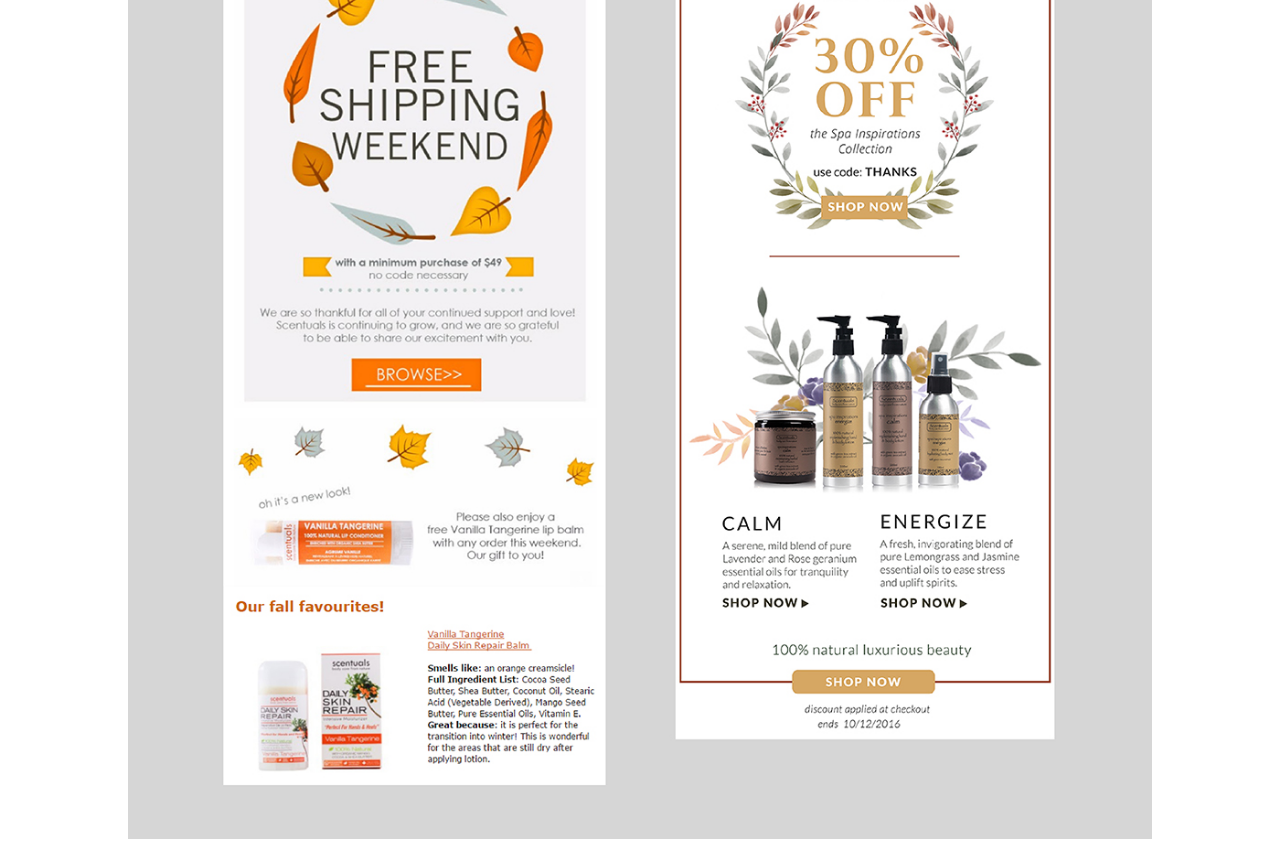
<file: template.html>
<!DOCTYPE html>
<html lang="en">
  <head>
    <meta charset="utf-8">
    <meta name="viewport" content="width=device-width, initial-scale=1">

    <title>Josephine Ryu</title>

    <link rel="stylesheet" type="text/css" href="css/normalize.css" />
    <link rel="stylesheet" type="text/css" href="css/main.css" />
    <link rel="stylesheet" type="text/css" href="css/grid.css" />
  </head>

  <body>
    <!-- HEADER SECTION -->
    <header>
      <nav>
        <div class="box container">
          <div class="grow-1 nav-links">
            <a href="about.html">About</a>
            <a href="template.html"  class="current-link">Template</a>
            <a href="index.html">Style Guide</a>
          </div>

          <div class="grow-1 home-link">
            <a href="index.html">Josephine Ryu</a>
          </div>
        </div>
      </nav>
    </header>

    <div class ="box container">
      <div class="grow-1">
        <h1> Beep </h1>
        <iframe src="https://player.vimeo.com/video/212249428" frameborder="0" webkitallowfullscreen mozallowfullscreen allowfullscreen></iframe>

        <p class="img-alt">A 3D action adventure game about a morphing alien.</p>

        <section>
          <h3>Process</h3>
          <img src="images/beep/final_concept.jpg">
          <p class="img-alt">I pitched the game world to the team and Danielle Ragas created concept art based on my ideas.</p>

          <p>Originally, we wanted to create 3 different worlds for the player to explore, each featuring 3 different enemies who live in that environment. As shown, the blue cube planet is inhabited by cubes, the triangular prism planet by the prisms, etc. The main mechanic of the game is the player's ability to morph into surrounding objects. Taking that, I wanted to create a rock-paper-scissors sort of game using these differently shaped enemies. Unfortunately, we didn't have enough time to implement all these planets, so we opted to finalize the cube planet.</p>

          <img src="images/beep/sketches.jpg">
          <p class="img-alt">Left: looking at environmental puzzles and different interactions the player can have with them.

            Right: Combining all the interactions between the environment, and how the player can use to defeat each enemy.</p>
          <img src="images/beep/sketches2.jpg">
        </section>

        <section>
          <h3>Prototyping</h3>
          <img src="images/beep/firststages.png">
          <p class="img-alt">The very first prototype created to test the game play and the game level maps.</p>
        </section>
      </div>

      <section>
        <h1>Digital Marketing - Email Subscriptions</h1>

        <h3>Process</h3>
        <img src="images/scentuals_marketing/marketing_design-20.jpg">

        <p>In order to increase online presence of the company, one of the major marketing campaigns I was responsible for was retail email subscriptions. The 2015 email designs were quite neglected; there was no proper formatting, branding and promo focus of any kind. It was my responsibility to design emails with various promotions every week, along with reminder emails and website banners to go with the sales.<p>

        <p>My participation in the email campaign began from June 2016 to Dec 2016. During this time, some A/B testing was done to get a better understanding of the current demographics' interests and buying habits. While there were some interesting results, there was not enough subscribers to deduce any solid conclusions.</p>

        <p>But these campaigns did serve their purpose; to remind consumers of the company's online presence. Three months into the campaign, open rates and click-through's beat the industry's average by 1.1% and more frequent purchases were being made. But towards the end of the fifth month, unsubscription rates began to go up. It was clear that subscribers were beginning to feel spammed at the high frequency of emails.</p>

        <img src="images/scentuals_marketing/marketing_design-21.jpg">
        <img src="images/scentuals_marketing/marketing_design-22.jpg">

      </section>





    </div>


  </body>
</html>
</file>
<file: css/main.css>
@import url('https://fonts.googleapis.com/css?family=Open+Sans|Playfair+Display:900i');

body {
  font-family: 'Open Sans', sans-serif;
  color: #000;
}

h1 {
  font-family: 'Playfair Display', serif;
  font-size: 3.5em;
}

h2 {
  font-family: 'Open Sans', sans-serif;
  font-weight: 200;
  font-size: 2em;

  color: #303030;
}

h3{
  font-family: 'Open Sans', sans-serif;
  text-transform: uppercase;
  font-size: 1em;
  letter-spacing: 0.15em;
}

p {
  font-family: 'Open Sans', sans-serif;
  line-height: 1.5em;
}

p.img-alt {
  font-style: italic;
  font-size: 0.9em;
  color: #7a7a7a;
}

img {
  max-width: 100%;
  height: auto;
}

a {
  text-decoration: none;
  color: #303030;
}

a:hover, a:active, a:focus{
  text-decoration: none;
}

.inverse {
  color: #fff;
}

.container {
  width: 60%;
  margin: auto;
}

.content {
  margin-top: 5em;
}

section {
  margin-top: 4em;
}

footer {
  border-top: 1px solid #e8e8e8;
  padding: 1em;

  margin-top: 3em;
}

footer a {
  color: #d3d3d3;
  font-size: 0.75em;
}

footer a:hover, footer a:active, footer a:focus {
  color: #969696;
}


/*NAVIGATION*/

nav {
  padding-top: 1em;
  padding-bottom: 0.8em;

  overflow: hidden;
  position: fixed;
  top: 0;

  width: 100%;
  background-color: #fff;
}

.nav-links {
  margin-top: 1em;
  text-align: left;
}

.nav-links a{
  font-family: 'Open Sans', sans-serif;
  font-size: 0.9em;
  color: #8c8c8c;
  text-transform: uppercase;

  margin-right: 2em;
}

.nav-links a:hover, .nav-links a:active, .nav-links a:focus{
  color: #303030;
}

.home-link {
  text-align: right;
  font-family: 'Playfair Display', serif;
  font-size: 2em;
}

.home-link a{
  color: #e1b730;
}

.current-link {
  color: #444444;
  font-weight: bold;
}

.center-align {
  text-align: center;
}

/*BUTTONS */

.main-button {
  display: inline-block;
  margin: 0.5em 1.5em 0.5em 0;

  background-color: #40729E;
  border: none;
  border-radius: 3px;
  padding: 0.75rem 1.1rem;

  text-decoration: none;
  font-weight: 100;
  color: #fff;
}

.secondary-button {
  display: inline-block;
  margin: 0.5em 1.5em 0.5em 0;

  background-color: #d8d8d8;
  border: none;
  border-radius: 3px;
  padding: 0.75rem 1.1rem;

  text-decoration: none;
  font-weight: 100;
  color: #000;
}

.text-link {
  text-decoration: underline;
}

/*About Page*/

.about-text {
  margin-left: 1em;
}

/*iFrame Video*/

.iframe-container {
  padding: 56.25% 0 0 0;
  position: relative;
}

iframe {
  position: absolute;
  top: 0;
  left: 0;
  width: 100%;
  height: 100%;
}

/*SECTION STYLING*/

.style-section {
  border-top: dotted 2px #d8d8d8;
  border-bottom: dotted 2px #d8d8d8;

  margin-top: 1em;
  margin-bottom: 2em;

  padding: 0;
  line-height: 1.5em;
}

h2.style-section-title {
  margin-top: 2em;
  margin-bottom: 0;
}

.color-box {
  display: inline-block;
  padding: 6em 0 1.5em 1em;
  margin-right: 0.5em;
  width: 100%;

  border: 0.09em solid #d8d8d8;
}

.mustard {
  background-color: #e1b730;
}

.blue {
  background-color: #40729E;
}

.light-grey {
  background-color: #d8d8d8;
}

.dark-grey {
  background-color: #303030;
}

/*media query */
@media only screen and (max-width: 1500px) {
  .container {
    width: 80%;
  }
}

@media only screen and (max-width: 565px) {
  .home-link {
    text-align: left;
  }

}
</file>
<file: css/grid.css>
/*
using code from flexbox example in Lecture by Helmine Serban, retrieved from canvas.sfu.ca
and referencing https://css-tricks.com/snippets/css/a-guide-to-flexbox/
*/

*, *::after, *::before{
  box-sizing: border-box;
}

.box {
  display: flex;
  display: -webkit-flex;
  display: -ms-flex;

  flex-wrap: wrap;
  -webkit-flex-wrap: wrap;
  -ms-flex-wrap: wrap;

  align-items: flex-start;
  -webkit-align-items: flex-start;
  -ms-align-items: flex-start;
}


.grow-1 {
  -webkit-flex: 1 1 0;
  -ms-flex: 1 1 0;
  flex: 1 1 0;

  display: inline-block;
}

.about-img {
  -webkit-flex: 1 1 0;
  -ms-flex: 1 1 0;
  flex: 1 1 0;

  display: inline-block;
}

.about-text {
  -webkit-flex: 2 1 0;
  -ms-flex: 2 1 0;
  flex: 2 1 0;

  display: inline-block;
}

.nav-1 {
  -webkit-flex: 1 1 0;
  -ms-flex: 1 1 0;
  flex: 1 1 0;

  display: inline-block;
}

.nav-home {
  -webkit-flex: 1 1 0;
  -ms-flex: 1 1 0;
  flex: 1 1 0;

  display: inline-block;
}

.about-page {
  -webkit-flex: 1 1 auto;
  -ms-flex: 1 1 auto;
  flex: 1 1 auto;

  display: inline-block;
}

/*media query */
@media only screen and (max-width: 740px) {
  .about-img {
    -webkit-flex: 1 1 100%;
    -ms-flex: 1 1 100%;
    flex: 1 1 100%;

    text-align: center;
  }

  .about-text {
    -webkit-flex: 1 1 100%;
    -ms-flex: 1 1 100%;
    flex: 1 1 100%;
  }

  .grow-1 {
    -webkit-flex: 1 1 100%;
    -ms-flex: 1 1 100%;
    flex: 1 1 100%;

    text-align: center;
  }
}

@media only screen and (max-width: 565px) {
  .nav-home {
    -webkit-flex: 1 1 100%;
    -ms-flex: 1 1 100%;
    flex: 1 1 100%;

    order: 1;
  }

  .nav-1 {
    order: 2;
  }
}
</file>
